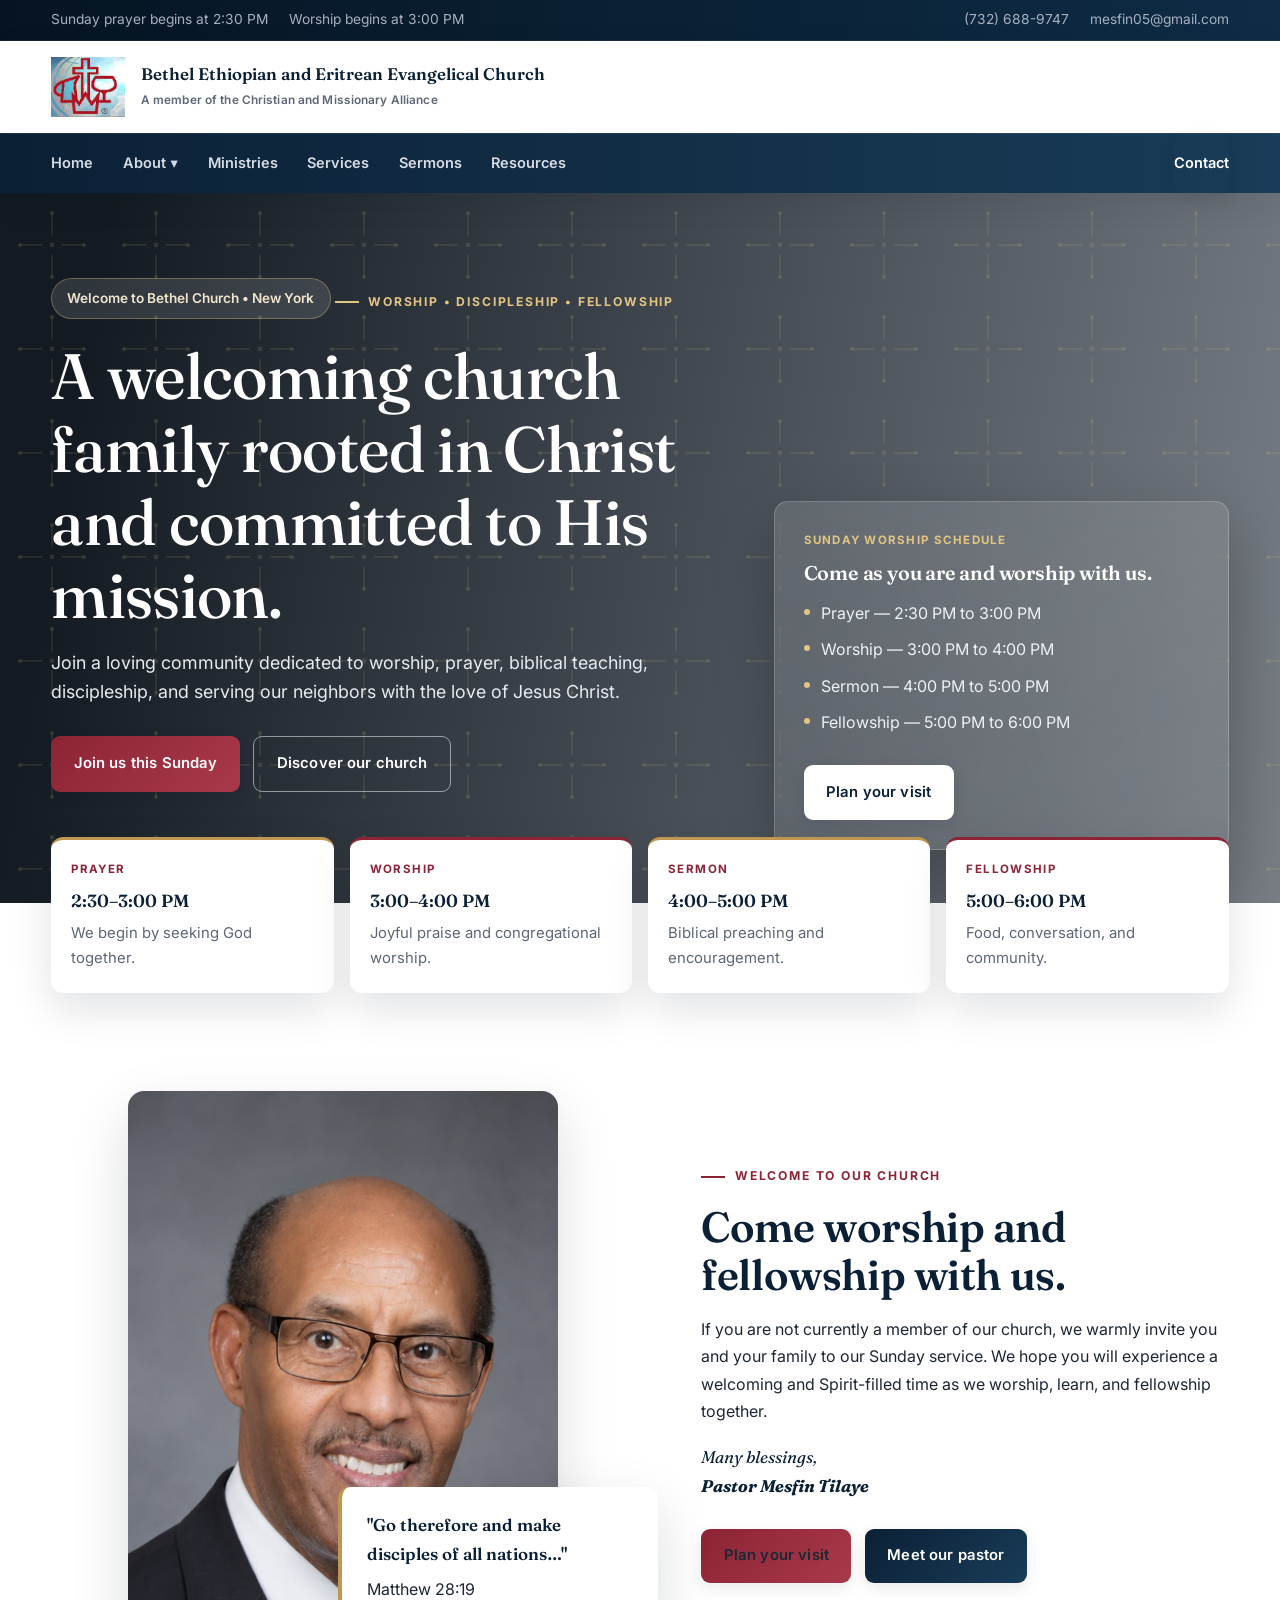
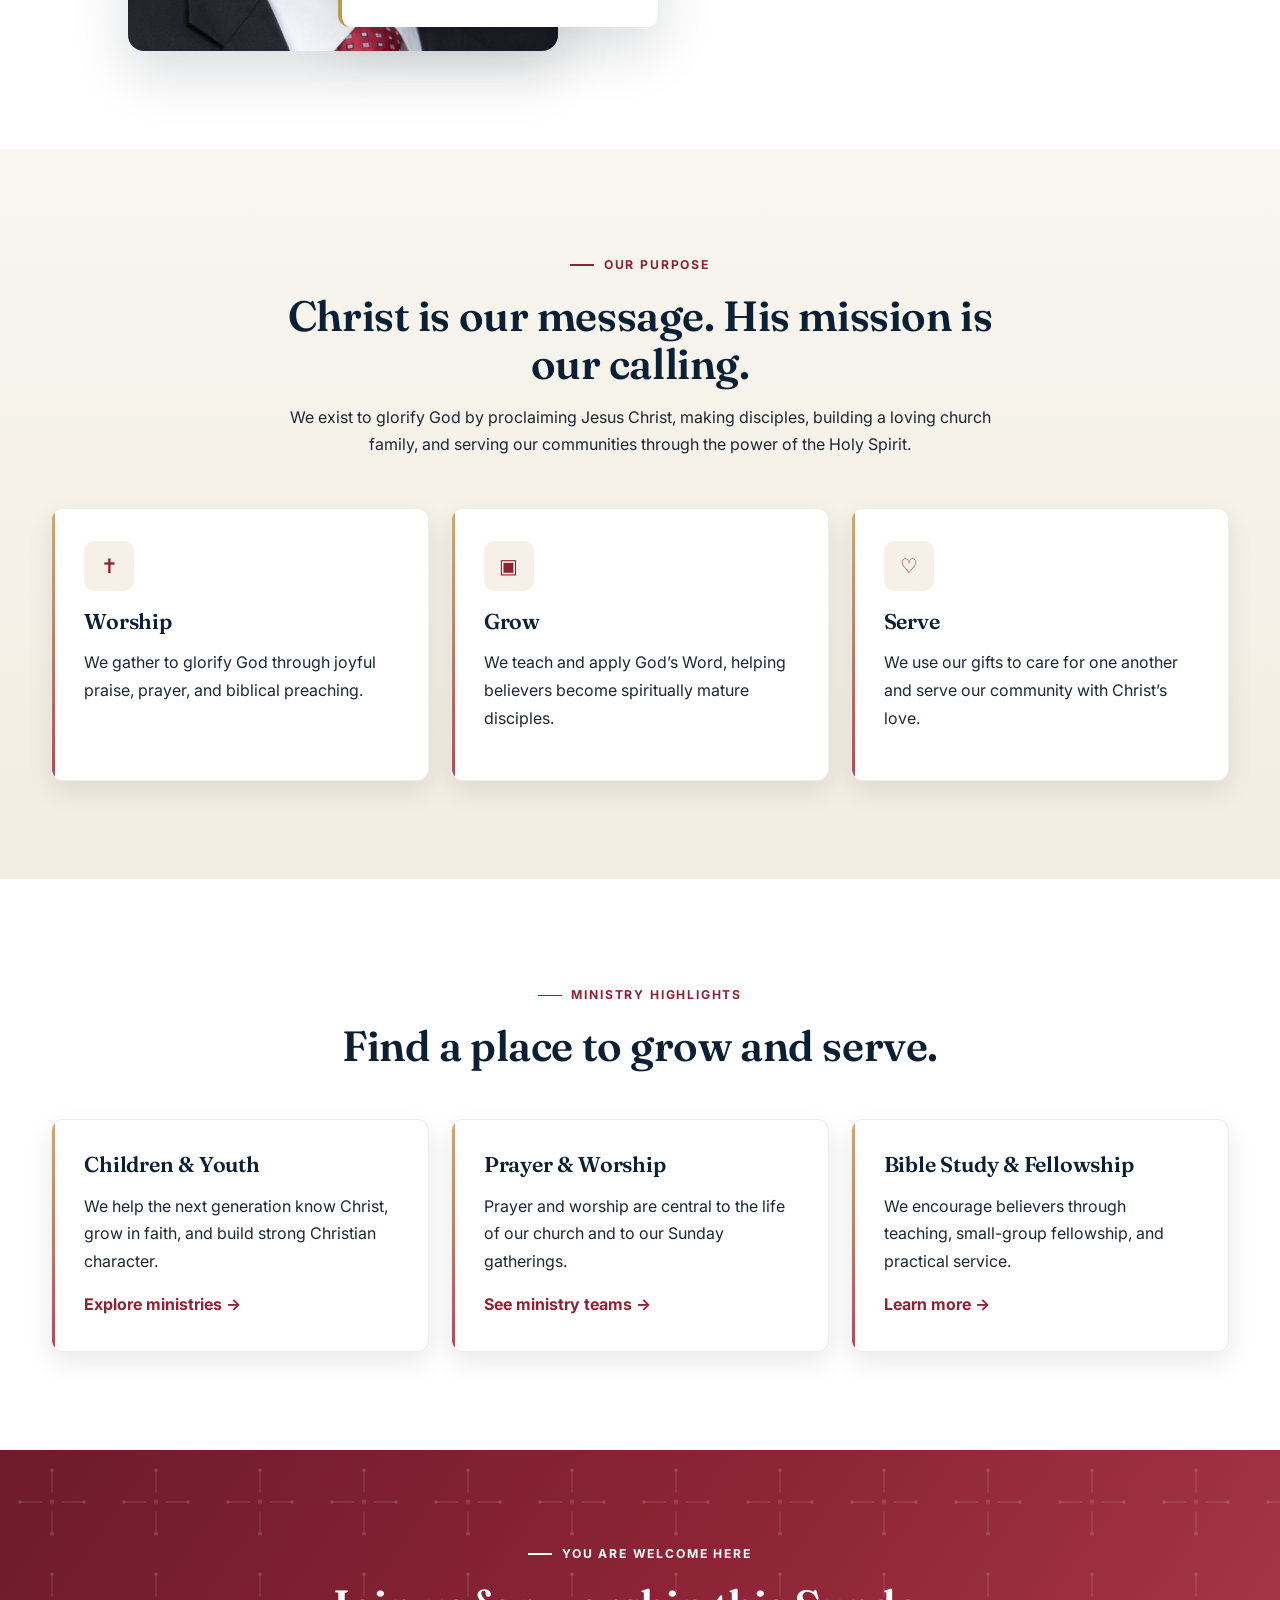
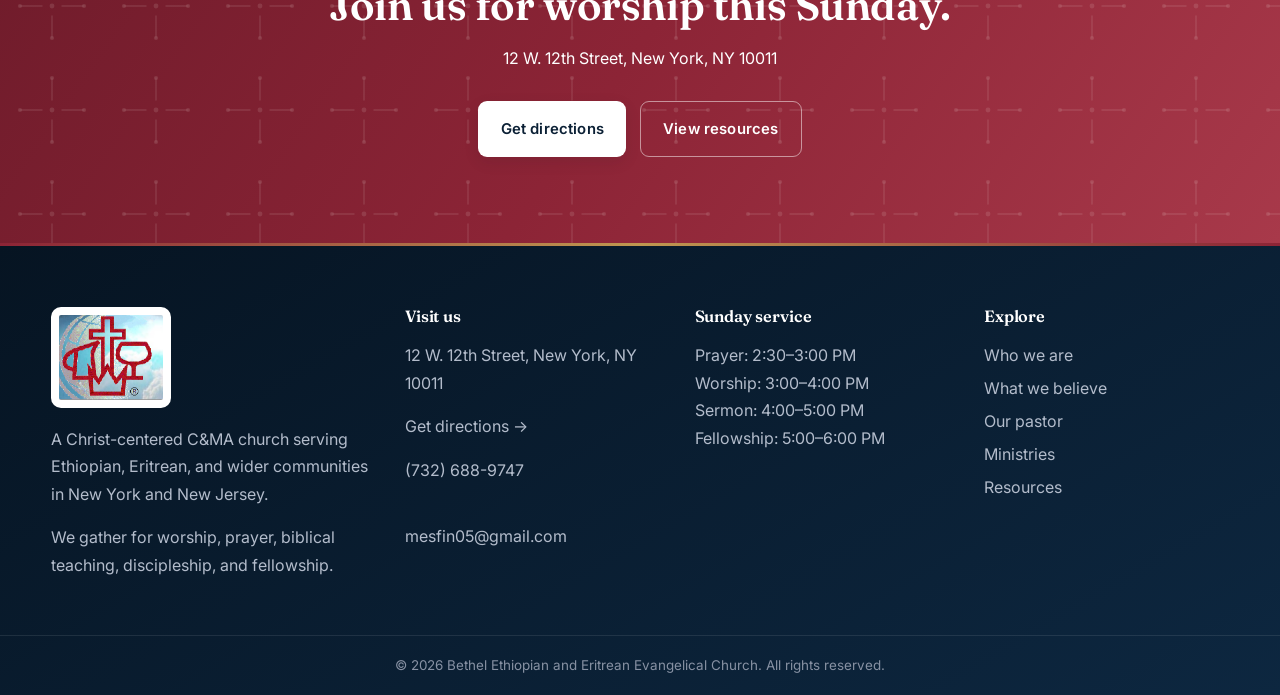
<file: index.html>
<!doctype html>
<html lang="en">
<head>
  <meta charset="utf-8">
  <meta name="viewport" content="width=device-width,initial-scale=1">
  <meta name="description" content="Join Bethel Ethiopian and Eritrean Evangelical Church for Sunday worship in New York City — prayer at 2:30 PM, worship at 3:00 PM, biblical teaching, and fellowship. A Christian and Missionary Alliance church.">
  <meta name="robots" content="index, follow">
  <link rel="canonical" href="https://www.bethelchurchnyc.org/">
  <meta name="theme-color" content="#0b2035">
  <title>Bethel Ethiopian and Eritrean Evangelical Church | New York, NY</title>

  <!-- Open Graph -->
  <meta property="og:type" content="website">
  <meta property="og:site_name" content="Bethel Ethiopian and Eritrean Evangelical Church">
  <meta property="og:title" content="Bethel Ethiopian and Eritrean Evangelical Church | New York, NY">
  <meta property="og:description" content="Join Bethel Ethiopian and Eritrean Evangelical Church for Sunday worship in New York City — prayer at 2:30 PM, worship at 3:00 PM, biblical teaching, and fellowship. A Christian and Missionary Alliance church.">
  <meta property="og:url" content="https://www.bethelchurchnyc.org/">
  <meta property="og:image" content="https://www.bethelchurchnyc.org/images/icon-512.png">
  <meta property="og:locale" content="en_US">

  <!-- Twitter Card -->
  <meta name="twitter:card" content="summary_large_image">
  <meta name="twitter:title" content="Bethel Ethiopian and Eritrean Evangelical Church | New York, NY">
  <meta name="twitter:description" content="Join Bethel Ethiopian and Eritrean Evangelical Church for Sunday worship in New York City — prayer at 2:30 PM, worship at 3:00 PM, biblical teaching, and fellowship. A Christian and Missionary Alliance church.">
  <meta name="twitter:image" content="https://www.bethelchurchnyc.org/images/icon-512.png">

  <!-- Favicons -->
  <link rel="icon" href="favicon.ico" sizes="any">
  <link rel="icon" type="image/png" sizes="32x32" href="images/favicon-32.png">
  <link rel="icon" type="image/png" sizes="16x16" href="images/favicon-16.png">
  <link rel="apple-touch-icon" sizes="180x180" href="images/apple-touch-icon.png">

  <script type="application/ld+json">
{
  "@context": "https://schema.org",
  "@type": "Church",
  "name": "Bethel Ethiopian and Eritrean Evangelical Church",
  "alternateName": "Bethel Church NYC",
  "url": "https://www.bethelchurchnyc.org/",
  "logo": "https://www.bethelchurchnyc.org/images/icon-512.png",
  "image": "https://www.bethelchurchnyc.org/images/pastor-mesfin.jpg",
  "telephone": "+1-732-688-9747",
  "email": "mailto:mesfin05@gmail.com",
  "address": {
    "@type": "PostalAddress",
    "streetAddress": "12 W. 12th Street",
    "addressLocality": "New York",
    "addressRegion": "NY",
    "postalCode": "10011",
    "addressCountry": "US"
  },
  "memberOf": {
    "@type": "Organization",
    "name": "The Christian and Missionary Alliance"
  },
  "openingHoursSpecification": [
    {
      "@type": "OpeningHoursSpecification",
      "dayOfWeek": "Sunday",
      "opens": "14:30",
      "closes": "18:00",
      "description": "Prayer, worship, sermon, and fellowship"
    }
  ]
}
  </script>
  <link rel="preconnect" href="https://fonts.googleapis.com">
  <link rel="preconnect" href="https://fonts.gstatic.com" crossorigin>
  <link href="https://fonts.googleapis.com/css2?family=Fraunces:ital,opsz,wght@0,9..144,400;0,9..144,500;0,9..144,600;0,9..144,700;1,9..144,500;1,9..144,600&family=Inter:wght@400;500;600;700;800;900&display=swap" rel="stylesheet">
  <link rel="stylesheet" href="css/style.css">
</head>
<body>
<a class="skip-link" href="#main">Skip to content</a>
<div class="topbar">
  <div class="container topbar-inner">
    <div class="topbar-left">
      <span>Sunday prayer begins at 2:30 PM</span>
      <span>Worship begins at 3:00 PM</span>
    </div>
    <div class="topbar-right">
      <a href="tel:+17326889747">(732) 688-9747</a>
      <a href="mailto:mesfin05@gmail.com">mesfin05@gmail.com</a>
    </div>
  </div>
</div>
<header class="site-header">
  <div class="container nav-wrap">
    <a class="brand" href="index.html">
      <img src="images/image1.png" width="388" height="316" alt="Bethel Ethiopian and Eritrean Evangelical Church logo">
      <span class="brand-text">
        <strong>Bethel Ethiopian and Eritrean Evangelical Church</strong>
        <small>A member of the Christian and Missionary Alliance</small>
      </span>
    </a>
    <button class="menu-toggle" aria-label="Open navigation" aria-expanded="false">☰</button>
  </div>
  <div class="nav-bar">
    <div class="container">
      <nav class="nav" aria-label="Primary navigation">
        <a href="index.html">Home</a>
        <div class="dropdown">
          <button class="dropbtn" aria-haspopup="true">About <span aria-hidden="true">▾</span></button>
          <div class="dropdown-menu">
            <a href="about.html#who-we-are">Who we are</a>
            <a href="about.html#faith">What we believe</a>
            <a href="about.html#pastor">Our pastor</a>
          </div>
        </div>
        <a href="ministries.html">Ministries</a>
        <a href="events.html">Services</a>
        <a href="sermons.html">Sermons</a>
        <a href="resources.html">Resources</a>
        <a class="nav-cta" href="contact.html">Contact</a>
      </nav>
    </div>
  </div>
</header>
<main id="main">

<section class="hero home-hero">
  <div class="container hero-content">
    <div class="hero-grid">
      <div class="hero-copy">
        <div class="hero-badge">Welcome to Bethel Church • New York</div>
        <p class="eyebrow light">Worship • Discipleship • Fellowship</p>
        <h1>A welcoming church family rooted in Christ and committed to His mission.</h1>
        <p class="lead">Join a loving community dedicated to worship, prayer, biblical teaching, discipleship, and serving our neighbors with the love of Jesus Christ.</p>
        <div class="actions">
          <a class="btn primary" href="events.html">Join us this Sunday</a>
          <a class="btn ghost" href="about.html">Discover our church</a>
        </div>
      </div>
      <aside class="hero-card">
        <small>Sunday worship schedule</small>
        <h3>Come as you are and worship with us.</h3>
        <ul>
          <li>Prayer — 2:30 PM to 3:00 PM</li>
          <li>Worship — 3:00 PM to 4:00 PM</li>
          <li>Sermon — 4:00 PM to 5:00 PM</li>
          <li>Fellowship — 5:00 PM to 6:00 PM</li>
        </ul>
        <div class="actions">
          <a class="btn light-btn" href="contact.html">Plan your visit</a>
        </div>
      </aside>
    </div>
  </div>
</section>

<section class="service-ribbon">
  <div class="container service-grid">
    <article><small>Prayer</small><strong>2:30–3:00 PM</strong><p>We begin by seeking God together.</p></article>
    <article><small>Worship</small><strong>3:00–4:00 PM</strong><p>Joyful praise and congregational worship.</p></article>
    <article><small>Sermon</small><strong>4:00–5:00 PM</strong><p>Biblical preaching and encouragement.</p></article>
    <article><small>Fellowship</small><strong>5:00–6:00 PM</strong><p>Food, conversation, and community.</p></article>
  </div>
</section>

<section class="section">
  <div class="container split">
    <div class="media-card">
      <img src="images/pastor-mesfin.jpg" width="852" height="1846" alt="Pastor Mesfin Tilaye">
      <div class="float-card">
        <strong>"Go therefore and make disciples of all nations…"</strong>
        <span>Matthew 28:19</span>
      </div>
    </div>
    <div>
      <p class="eyebrow red">Welcome to our church</p>
      <h2>Come worship and fellowship with us.</h2>
      <p>If you are not currently a member of our church, we warmly invite you and your family to our Sunday service. We hope you will experience a welcoming and Spirit-filled time as we worship, learn, and fellowship together.</p>
      <p class="signature">Many blessings,<br><strong>Pastor Mesfin Tilaye</strong></p>
      <div class="actions">
        <a class="btn primary" href="contact.html">Plan your visit</a>
        <a class="btn secondary" href="about.html#pastor">Meet our pastor</a>
      </div>
    </div>
  </div>
</section>

<section class="section soft">
  <div class="container">
    <div class="section-head">
      <p class="eyebrow red">Our purpose</p>
      <h2>Christ is our message. His mission is our calling.</h2>
      <p>We exist to glorify God by proclaiming Jesus Christ, making disciples, building a loving church family, and serving our communities through the power of the Holy Spirit.</p>
    </div>
    <div class="cards three">
      <article class="card"><div class="icon">✝</div><h3>Worship</h3><p>We gather to glorify God through joyful praise, prayer, and biblical preaching.</p></article>
      <article class="card"><div class="icon">▣</div><h3>Grow</h3><p>We teach and apply God’s Word, helping believers become spiritually mature disciples.</p></article>
      <article class="card"><div class="icon">♡</div><h3>Serve</h3><p>We use our gifts to care for one another and serve our community with Christ’s love.</p></article>
    </div>
  </div>
</section>

<section class="section">
  <div class="container">
    <div class="section-head">
      <p class="eyebrow red">Ministry highlights</p>
      <h2>Find a place to grow and serve.</h2>
    </div>
    <div class="teaser-grid">
      <article class="teaser-card"><h3>Children &amp; Youth</h3><p>We help the next generation know Christ, grow in faith, and build strong Christian character.</p><a class="text-link" href="ministries.html#m3">Explore ministries →</a></article>
      <article class="teaser-card"><h3>Prayer &amp; Worship</h3><p>Prayer and worship are central to the life of our church and to our Sunday gatherings.</p><a class="text-link" href="ministries.html#m6">See ministry teams →</a></article>
      <article class="teaser-card"><h3>Bible Study &amp; Fellowship</h3><p>We encourage believers through teaching, small-group fellowship, and practical service.</p><a class="text-link" href="ministries.html#m5">Learn more →</a></article>
    </div>
  </div>
</section>

<section class="cta">
  <div class="container">
    <p class="eyebrow">You are welcome here</p>
    <h2>Join us for worship this Sunday.</h2>
    <p>12 W. 12th Street, New York, NY 10011</p>
    <div class="actions" style="justify-content:center">
      <a class="btn light-btn" href="contact.html">Get directions</a>
      <a class="btn ghost" href="resources.html">View resources</a>
    </div>
  </div>
</section>

</main>
<footer class="footer">
  <div class="container footer-grid">
    <div>
      <img class="footer-logo" src="images/image1.png" width="388" height="316" alt="Bethel Ethiopian and Eritrean Evangelical Church logo">
      <p>A Christ-centered C&amp;MA church serving Ethiopian, Eritrean, and wider communities in New York and New Jersey.</p>
      <p>We gather for worship, prayer, biblical teaching, discipleship, and fellowship.</p>
    </div>
    <div>
      <h3>Visit us</h3>
      <p>12 W. 12th Street, New York, NY 10011</p>
      <p><a href="https://www.google.com/maps/search/?api=1&query=12+W+12th+Street+New+York+NY+10011" target="_blank" rel="noopener">Get directions →</a></p>
      <p><a href="tel:+17326889747">(732) 688-9747</a><br><a href="mailto:mesfin05@gmail.com">mesfin05@gmail.com</a></p>
    </div>
    <div>
      <h3>Sunday service</h3>
      <p>Prayer: 2:30–3:00 PM<br>Worship: 3:00–4:00 PM<br>Sermon: 4:00–5:00 PM<br>Fellowship: 5:00–6:00 PM</p>
    </div>
    <div>
      <h3>Explore</h3>
      <a href="about.html#who-we-are">Who we are</a>
      <a href="about.html#faith">What we believe</a>
      <a href="about.html#pastor">Our pastor</a>
      <a href="ministries.html">Ministries</a>
      <a href="resources.html">Resources</a>
    </div>
  </div>
  <div class="footer-bottom">© <span id="year"></span> Bethel Ethiopian and Eritrean Evangelical Church. All rights reserved.</div>
</footer>
<button class="back-top" aria-label="Back to top">↑</button>
<script src="js/main.js"></script>
</body>
</html>
</file>
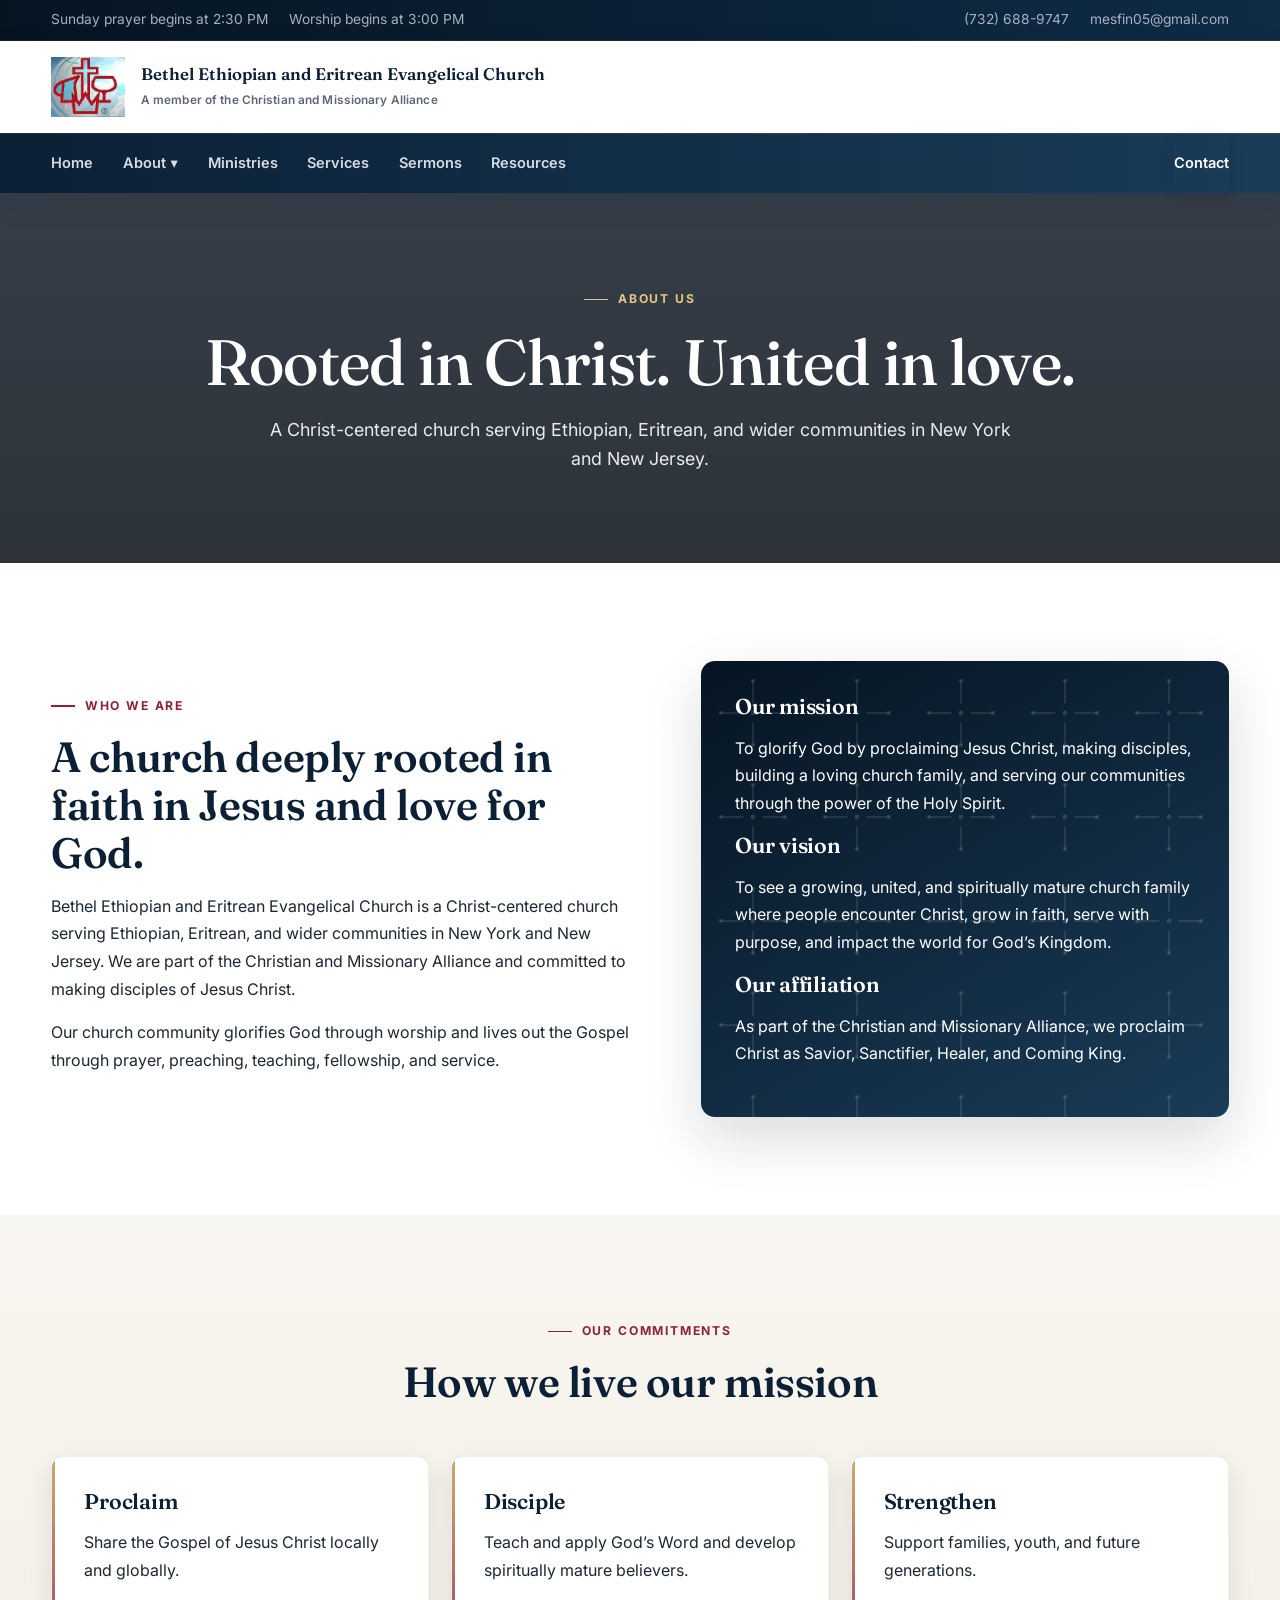
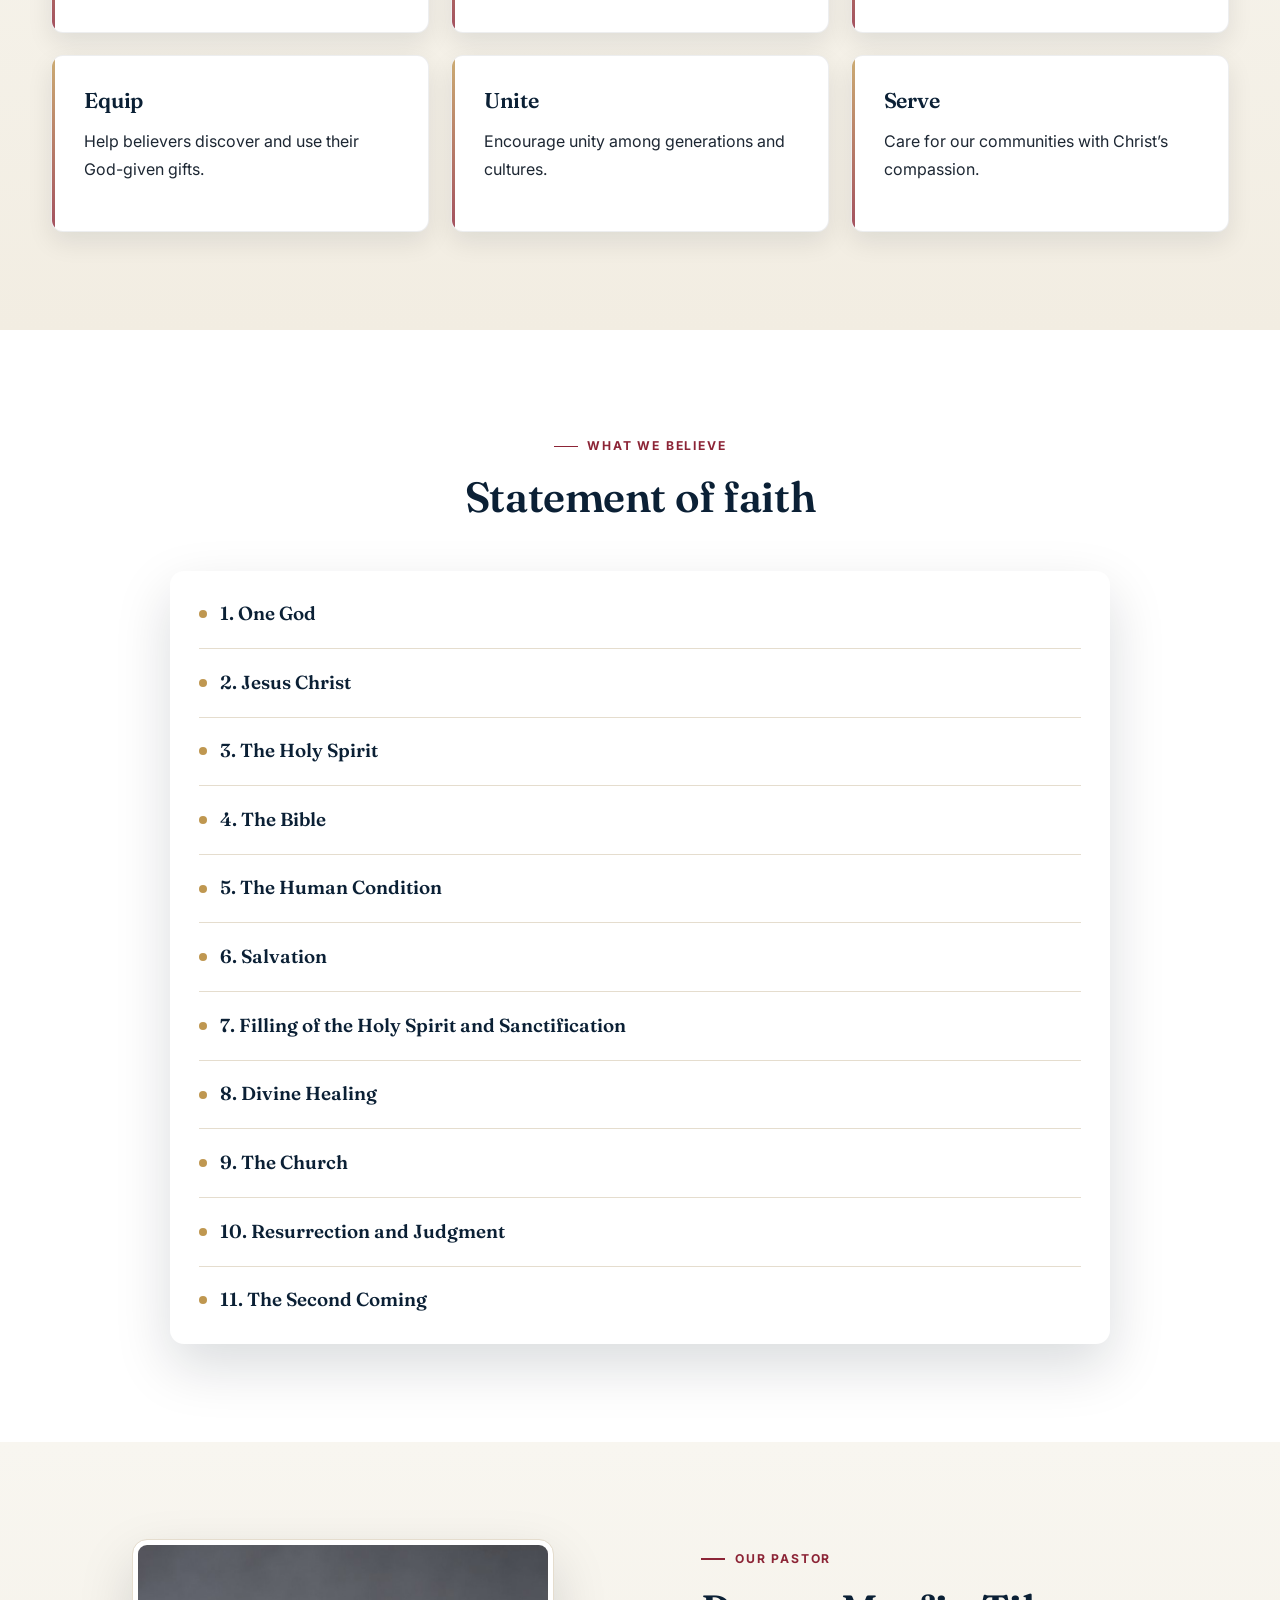
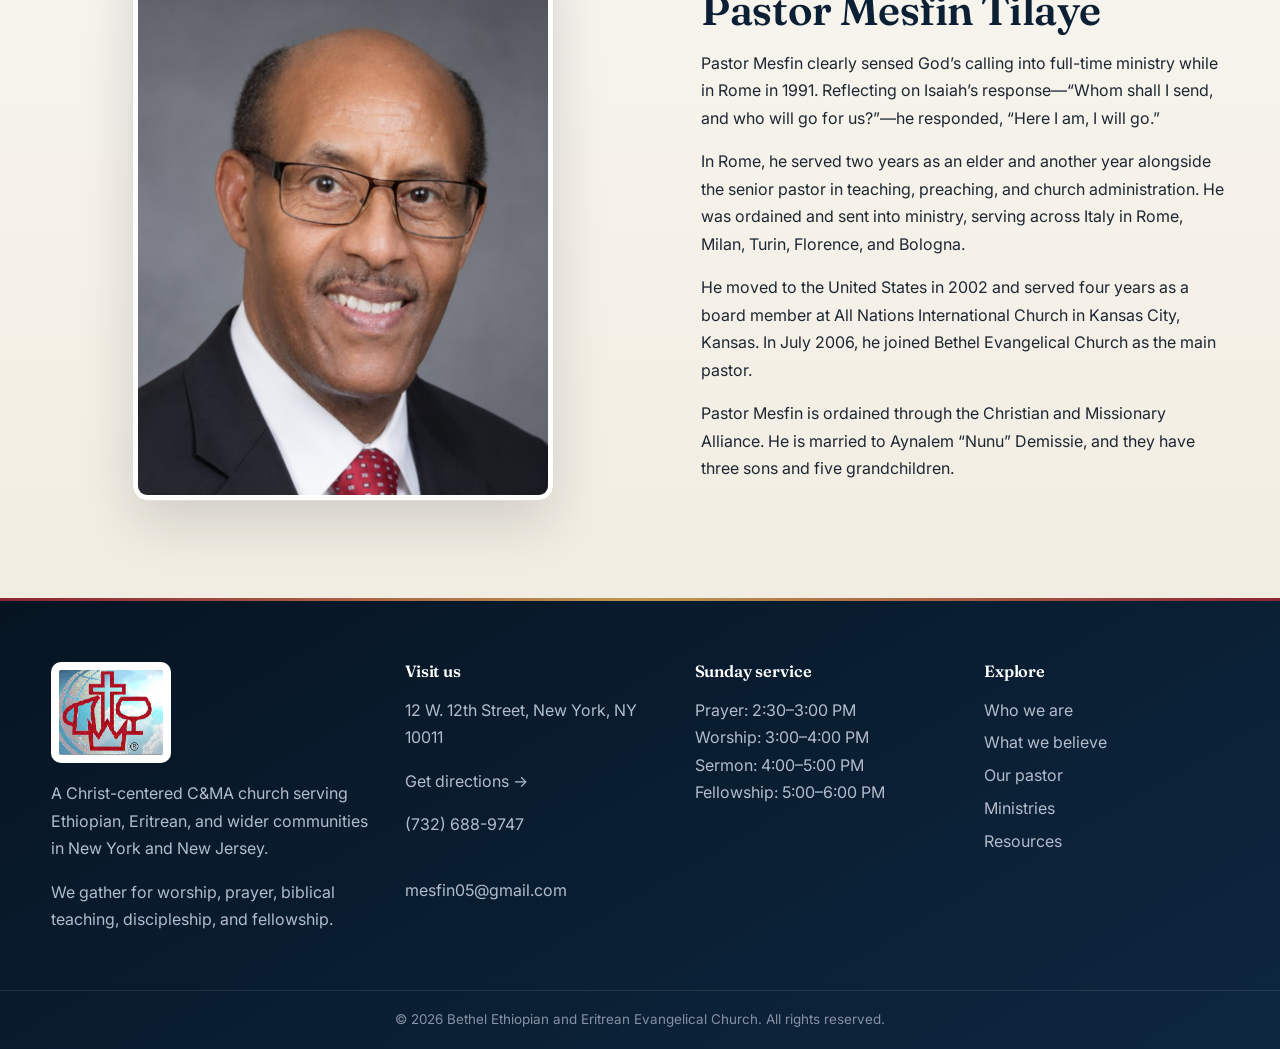
<file: about.html>
<!doctype html>
<html lang="en">
<head>
  <meta charset="utf-8">
  <meta name="viewport" content="width=device-width,initial-scale=1">
  <meta name="description" content="Learn who we are, what we believe, and meet Pastor Mesfin Tilaye at Bethel Ethiopian and Eritrean Evangelical Church, a Christian and Missionary Alliance congregation in New York City.">
  <meta name="robots" content="index, follow">
  <link rel="canonical" href="https://www.bethelchurchnyc.org/about.html">
  <meta name="theme-color" content="#0b2035">
  <title>About Us &amp; What We Believe | Bethel Ethiopian and Eritrean Evangelical Church</title>

  <!-- Open Graph -->
  <meta property="og:type" content="website">
  <meta property="og:site_name" content="Bethel Ethiopian and Eritrean Evangelical Church">
  <meta property="og:title" content="About Us &amp; What We Believe | Bethel Ethiopian and Eritrean Evangelical Church">
  <meta property="og:description" content="Learn who we are, what we believe, and meet Pastor Mesfin Tilaye at Bethel Ethiopian and Eritrean Evangelical Church, a Christian and Missionary Alliance congregation in New York City.">
  <meta property="og:url" content="https://www.bethelchurchnyc.org/about.html">
  <meta property="og:image" content="https://www.bethelchurchnyc.org/images/icon-512.png">
  <meta property="og:locale" content="en_US">

  <!-- Twitter Card -->
  <meta name="twitter:card" content="summary_large_image">
  <meta name="twitter:title" content="About Us &amp; What We Believe | Bethel Ethiopian and Eritrean Evangelical Church">
  <meta name="twitter:description" content="Learn who we are, what we believe, and meet Pastor Mesfin Tilaye at Bethel Ethiopian and Eritrean Evangelical Church, a Christian and Missionary Alliance congregation in New York City.">
  <meta name="twitter:image" content="https://www.bethelchurchnyc.org/images/icon-512.png">

  <!-- Favicons -->
  <link rel="icon" href="favicon.ico" sizes="any">
  <link rel="icon" type="image/png" sizes="32x32" href="images/favicon-32.png">
  <link rel="icon" type="image/png" sizes="16x16" href="images/favicon-16.png">
  <link rel="apple-touch-icon" sizes="180x180" href="images/apple-touch-icon.png">

  <script type="application/ld+json">
{
  "@context": "https://schema.org",
  "@type": "Church",
  "name": "Bethel Ethiopian and Eritrean Evangelical Church",
  "alternateName": "Bethel Church NYC",
  "url": "https://www.bethelchurchnyc.org/",
  "logo": "https://www.bethelchurchnyc.org/images/icon-512.png",
  "image": "https://www.bethelchurchnyc.org/images/pastor-mesfin.jpg",
  "telephone": "+1-732-688-9747",
  "email": "mailto:mesfin05@gmail.com",
  "address": {
    "@type": "PostalAddress",
    "streetAddress": "12 W. 12th Street",
    "addressLocality": "New York",
    "addressRegion": "NY",
    "postalCode": "10011",
    "addressCountry": "US"
  },
  "memberOf": {
    "@type": "Organization",
    "name": "The Christian and Missionary Alliance"
  },
  "openingHoursSpecification": [
    {
      "@type": "OpeningHoursSpecification",
      "dayOfWeek": "Sunday",
      "opens": "14:30",
      "closes": "18:00",
      "description": "Prayer, worship, sermon, and fellowship"
    }
  ]
}
  </script>
  <link rel="preconnect" href="https://fonts.googleapis.com">
  <link rel="preconnect" href="https://fonts.gstatic.com" crossorigin>
  <link href="https://fonts.googleapis.com/css2?family=Fraunces:ital,opsz,wght@0,9..144,400;0,9..144,500;0,9..144,600;0,9..144,700;1,9..144,500;1,9..144,600&family=Inter:wght@400;500;600;700;800;900&display=swap" rel="stylesheet">
  <link rel="stylesheet" href="css/style.css">
</head>
<body>
<a class="skip-link" href="#main">Skip to content</a>
<div class="topbar">
  <div class="container topbar-inner">
    <div class="topbar-left">
      <span>Sunday prayer begins at 2:30 PM</span>
      <span>Worship begins at 3:00 PM</span>
    </div>
    <div class="topbar-right">
      <a href="tel:+17326889747">(732) 688-9747</a>
      <a href="mailto:mesfin05@gmail.com">mesfin05@gmail.com</a>
    </div>
  </div>
</div>
<header class="site-header">
  <div class="container nav-wrap">
    <a class="brand" href="index.html">
      <img src="images/image1.png" width="388" height="316" alt="Bethel Ethiopian and Eritrean Evangelical Church logo">
      <span class="brand-text">
        <strong>Bethel Ethiopian and Eritrean Evangelical Church</strong>
        <small>A member of the Christian and Missionary Alliance</small>
      </span>
    </a>
    <button class="menu-toggle" aria-label="Open navigation" aria-expanded="false">☰</button>
  </div>
  <div class="nav-bar">
    <div class="container">
      <nav class="nav" aria-label="Primary navigation">
        <a href="index.html">Home</a>
        <div class="dropdown">
          <button class="dropbtn" aria-haspopup="true">About <span aria-hidden="true">▾</span></button>
          <div class="dropdown-menu">
            <a href="about.html#who-we-are">Who we are</a>
            <a href="about.html#faith">What we believe</a>
            <a href="about.html#pastor">Our pastor</a>
          </div>
        </div>
        <a href="ministries.html">Ministries</a>
        <a href="events.html">Services</a>
        <a href="sermons.html">Sermons</a>
        <a href="resources.html">Resources</a>
        <a class="nav-cta" href="contact.html">Contact</a>
      </nav>
    </div>
  </div>
</header>
<main id="main">

<section class="page-hero about-hero">
  <div class="container">
    <p class="eyebrow light">About us</p>
    <h1>Rooted in Christ. United in love.</h1>
    <p class="lead" style="margin:auto">A Christ-centered church serving Ethiopian, Eritrean, and wider communities in New York and New Jersey.</p>
  </div>
</section>

<section id="who-we-are" class="section anchor">
  <div class="container split">
    <div>
      <p class="eyebrow red">Who we are</p>
      <h2>A church deeply rooted in faith in Jesus and love for God.</h2>
      <p>Bethel Ethiopian and Eritrean Evangelical Church is a Christ-centered church serving Ethiopian, Eritrean, and wider communities in New York and New Jersey. We are part of the Christian and Missionary Alliance and committed to making disciples of Jesus Christ.</p>
      <p>Our church community glorifies God through worship and lives out the Gospel through prayer, preaching, teaching, fellowship, and service.</p>
    </div>
    <div class="highlight dark">
      <h3>Our mission</h3>
      <p>To glorify God by proclaiming Jesus Christ, making disciples, building a loving church family, and serving our communities through the power of the Holy Spirit.</p>
      <h3>Our vision</h3>
      <p>To see a growing, united, and spiritually mature church family where people encounter Christ, grow in faith, serve with purpose, and impact the world for God’s Kingdom.</p>
      <h3>Our affiliation</h3>
      <p>As part of the Christian and Missionary Alliance, we proclaim Christ as Savior, Sanctifier, Healer, and Coming King.</p>
    </div>
  </div>
</section>

<section class="section soft">
  <div class="container">
    <div class="section-head">
      <p class="eyebrow red">Our commitments</p>
      <h2>How we live our mission</h2>
    </div>
    <div class="cards three compact">
      <article class="card"><h3>Proclaim</h3><p>Share the Gospel of Jesus Christ locally and globally.</p></article>
      <article class="card"><h3>Disciple</h3><p>Teach and apply God’s Word and develop spiritually mature believers.</p></article>
      <article class="card"><h3>Strengthen</h3><p>Support families, youth, and future generations.</p></article>
      <article class="card"><h3>Equip</h3><p>Help believers discover and use their God-given gifts.</p></article>
      <article class="card"><h3>Unite</h3><p>Encourage unity among generations and cultures.</p></article>
      <article class="card"><h3>Serve</h3><p>Care for our communities with Christ’s compassion.</p></article>
    </div>
  </div>
</section>

<section id="faith" class="section anchor">
  <div class="container">
    <div class="section-head">
      <p class="eyebrow red">What we believe</p>
      <h2>Statement of faith</h2>
    </div>
    <div class="accordion">
      <details><summary>1. One God</summary><p>There is one God, infinitely perfect, existing eternally in three persons: Father, Son, and Holy Spirit. (Deuteronomy 6:4; Matthew 28:19)</p></details>
      <details><summary>2. Jesus Christ</summary><p>Jesus Christ is true God and true man. He was born of the Virgin Mary, died for our sins, rose again, is seated at the right hand of the Father, and will come again. (Philippians 2:6–11; 1 Peter 3:18)</p></details>
      <details><summary>3. The Holy Spirit</summary><p>The Holy Spirit is a divine Person who indwells believers, guides them, teaches them, and empowers them. (John 16:13; Acts 1:8)</p></details>
      <details><summary>4. The Bible</summary><p>The Bible is the inspired and true Word of God. (2 Timothy 3:15–16)</p></details>
      <details><summary>5. The Human Condition</summary><p>Human beings were created in the image of God but fell into sin. All people can be saved only through Jesus Christ. (Romans 3:23; 1 Corinthians 15:22)</p></details>
      <details><summary>6. Salvation</summary><p>Salvation is by grace through faith in Jesus Christ. (Titus 3:5–7)</p></details>
      <details><summary>7. Filling of the Holy Spirit and Sanctification</summary><p>Every believer is called to be filled with the Holy Spirit and to live a holy life. (1 Thessalonians 5:23)</p></details>
      <details><summary>8. Divine Healing</summary><p>God has provided healing for humanity. Prayer and anointing with oil are biblical expressions of faith. (James 5:13–16)</p></details>
      <details><summary>9. The Church</summary><p>The Church is the Body of Christ and is called to proclaim the Gospel to the whole world. (Ephesians 1:22–23)</p></details>
      <details><summary>10. Resurrection and Judgment</summary><p>The righteous will rise to life, and the wicked to judgment. (John 5:28–29)</p></details>
      <details><summary>11. The Second Coming</summary><p>Jesus Christ will return in glory. This is the blessed hope of believers. (Luke 21:27; Titus 2:11–14)</p></details>
    </div>
  </div>
</section>

<section id="pastor" class="section soft anchor">
  <div class="container split pastor-full">
    <img src="images/pastor-mesfin.jpg" width="852" height="1846" alt="Pastor Mesfin Tilaye">
    <div>
      <p class="eyebrow red">Our pastor</p>
      <h2>Pastor Mesfin Tilaye</h2>
      <p>Pastor Mesfin clearly sensed God’s calling into full-time ministry while in Rome in 1991. Reflecting on Isaiah’s response—“Whom shall I send, and who will go for us?”—he responded, “Here I am, I will go.”</p>
      <p>In Rome, he served two years as an elder and another year alongside the senior pastor in teaching, preaching, and church administration. He was ordained and sent into ministry, serving across Italy in Rome, Milan, Turin, Florence, and Bologna.</p>
      <p>He moved to the United States in 2002 and served four years as a board member at All Nations International Church in Kansas City, Kansas. In July 2006, he joined Bethel Evangelical Church as the main pastor.</p>
      <p>Pastor Mesfin is ordained through the Christian and Missionary Alliance. He is married to Aynalem “Nunu” Demissie, and they have three sons and five grandchildren.</p>
    </div>
  </div>
</section>

</main>
<footer class="footer">
  <div class="container footer-grid">
    <div>
      <img class="footer-logo" src="images/image1.png" width="388" height="316" alt="Bethel Ethiopian and Eritrean Evangelical Church logo">
      <p>A Christ-centered C&amp;MA church serving Ethiopian, Eritrean, and wider communities in New York and New Jersey.</p>
      <p>We gather for worship, prayer, biblical teaching, discipleship, and fellowship.</p>
    </div>
    <div>
      <h3>Visit us</h3>
      <p>12 W. 12th Street, New York, NY 10011</p>
      <p><a href="https://www.google.com/maps/search/?api=1&query=12+W+12th+Street+New+York+NY+10011" target="_blank" rel="noopener">Get directions →</a></p>
      <p><a href="tel:+17326889747">(732) 688-9747</a><br><a href="mailto:mesfin05@gmail.com">mesfin05@gmail.com</a></p>
    </div>
    <div>
      <h3>Sunday service</h3>
      <p>Prayer: 2:30–3:00 PM<br>Worship: 3:00–4:00 PM<br>Sermon: 4:00–5:00 PM<br>Fellowship: 5:00–6:00 PM</p>
    </div>
    <div>
      <h3>Explore</h3>
      <a href="about.html#who-we-are">Who we are</a>
      <a href="about.html#faith">What we believe</a>
      <a href="about.html#pastor">Our pastor</a>
      <a href="ministries.html">Ministries</a>
      <a href="resources.html">Resources</a>
    </div>
  </div>
  <div class="footer-bottom">© <span id="year"></span> Bethel Ethiopian and Eritrean Evangelical Church. All rights reserved.</div>
</footer>
<button class="back-top" aria-label="Back to top">↑</button>
<script src="js/main.js"></script>
</body>
</html>
</file>
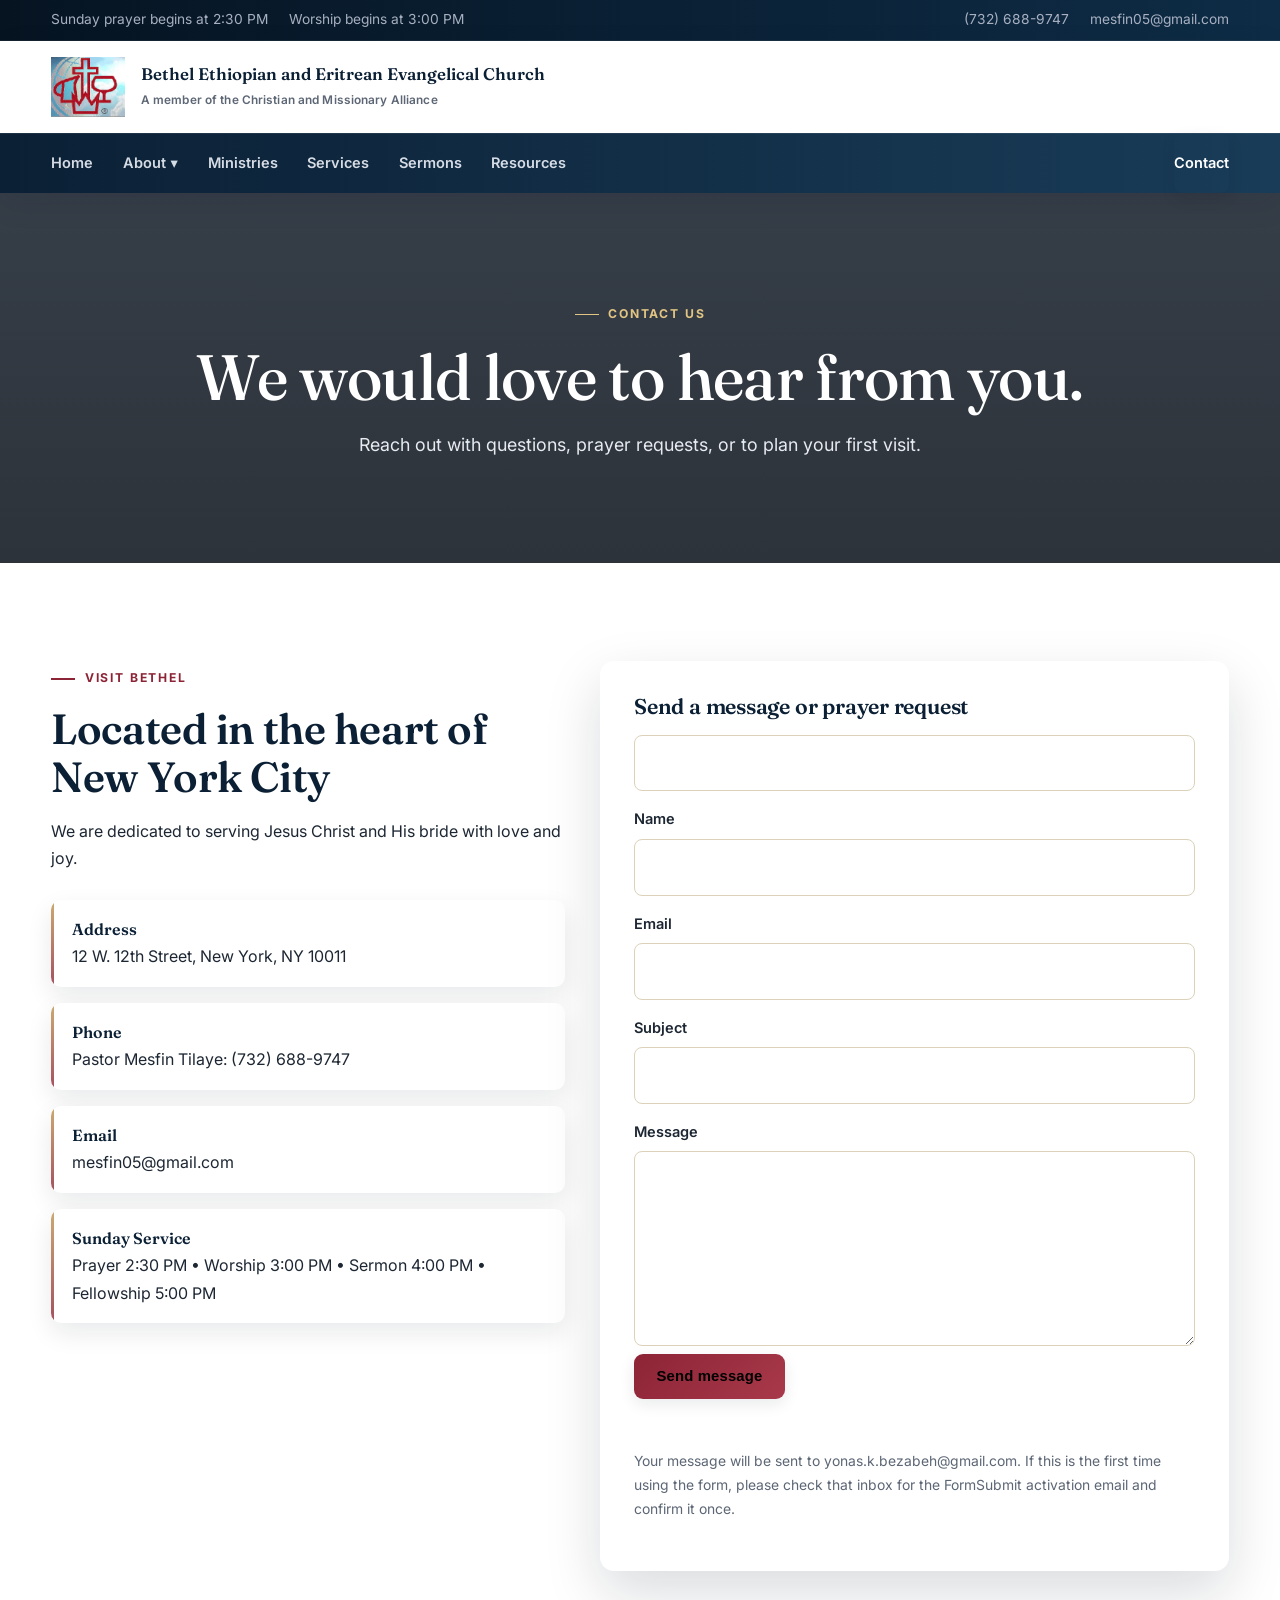
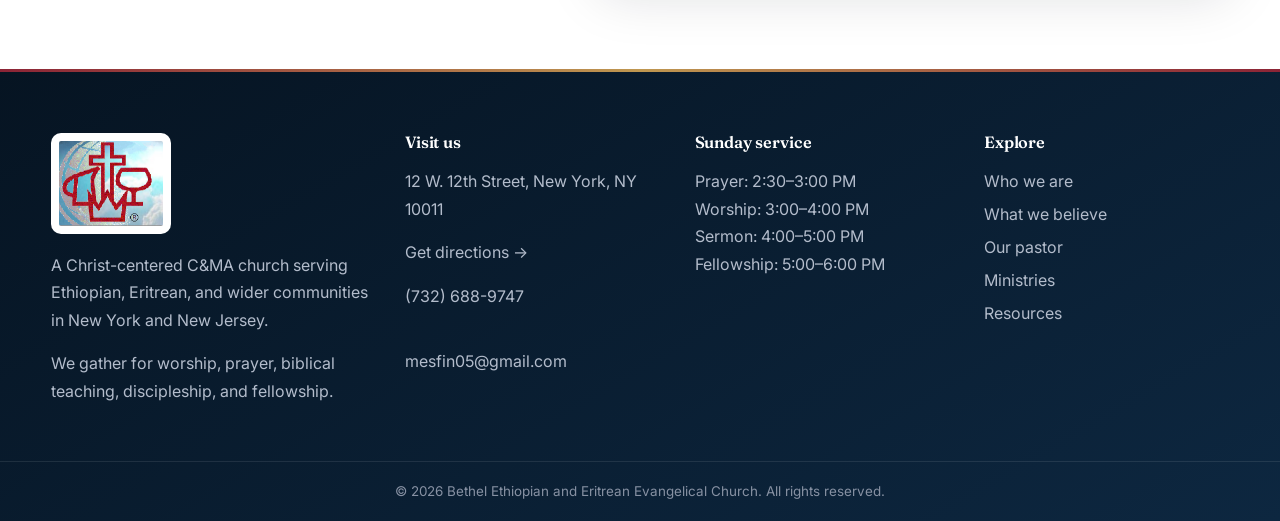
<file: contact.html>
<!doctype html>
<html lang="en">
<head>
  <meta charset="utf-8">
  <meta name="viewport" content="width=device-width,initial-scale=1">
  <meta name="description" content="Contact Bethel Ethiopian and Eritrean Evangelical Church in New York, NY. Get directions, submit a prayer request, or reach Pastor Mesfin Tilaye by phone or email.">
  <meta name="robots" content="index, follow">
  <link rel="canonical" href="https://www.bethelchurchnyc.org/contact.html">
  <meta name="theme-color" content="#0b2035">
  <title>Contact Us &amp; Prayer Requests | Bethel Ethiopian and Eritrean Evangelical Church</title>

  <!-- Open Graph -->
  <meta property="og:type" content="website">
  <meta property="og:site_name" content="Bethel Ethiopian and Eritrean Evangelical Church">
  <meta property="og:title" content="Contact Us &amp; Prayer Requests | Bethel Ethiopian and Eritrean Evangelical Church">
  <meta property="og:description" content="Contact Bethel Ethiopian and Eritrean Evangelical Church in New York, NY. Get directions, submit a prayer request, or reach Pastor Mesfin Tilaye by phone or email.">
  <meta property="og:url" content="https://www.bethelchurchnyc.org/contact.html">
  <meta property="og:image" content="https://www.bethelchurchnyc.org/images/icon-512.png">
  <meta property="og:locale" content="en_US">

  <!-- Twitter Card -->
  <meta name="twitter:card" content="summary_large_image">
  <meta name="twitter:title" content="Contact Us &amp; Prayer Requests | Bethel Ethiopian and Eritrean Evangelical Church">
  <meta name="twitter:description" content="Contact Bethel Ethiopian and Eritrean Evangelical Church in New York, NY. Get directions, submit a prayer request, or reach Pastor Mesfin Tilaye by phone or email.">
  <meta name="twitter:image" content="https://www.bethelchurchnyc.org/images/icon-512.png">

  <!-- Favicons -->
  <link rel="icon" href="favicon.ico" sizes="any">
  <link rel="icon" type="image/png" sizes="32x32" href="images/favicon-32.png">
  <link rel="icon" type="image/png" sizes="16x16" href="images/favicon-16.png">
  <link rel="apple-touch-icon" sizes="180x180" href="images/apple-touch-icon.png">

  <script type="application/ld+json">
{
  "@context": "https://schema.org",
  "@type": "Church",
  "name": "Bethel Ethiopian and Eritrean Evangelical Church",
  "alternateName": "Bethel Church NYC",
  "url": "https://www.bethelchurchnyc.org/",
  "logo": "https://www.bethelchurchnyc.org/images/icon-512.png",
  "image": "https://www.bethelchurchnyc.org/images/pastor-mesfin.jpg",
  "telephone": "+1-732-688-9747",
  "email": "mailto:mesfin05@gmail.com",
  "address": {
    "@type": "PostalAddress",
    "streetAddress": "12 W. 12th Street",
    "addressLocality": "New York",
    "addressRegion": "NY",
    "postalCode": "10011",
    "addressCountry": "US"
  },
  "memberOf": {
    "@type": "Organization",
    "name": "The Christian and Missionary Alliance"
  },
  "openingHoursSpecification": [
    {
      "@type": "OpeningHoursSpecification",
      "dayOfWeek": "Sunday",
      "opens": "14:30",
      "closes": "18:00",
      "description": "Prayer, worship, sermon, and fellowship"
    }
  ]
}
  </script>
  <link rel="preconnect" href="https://fonts.googleapis.com">
  <link rel="preconnect" href="https://fonts.gstatic.com" crossorigin>
  <link href="https://fonts.googleapis.com/css2?family=Fraunces:ital,opsz,wght@0,9..144,400;0,9..144,500;0,9..144,600;0,9..144,700;1,9..144,500;1,9..144,600&family=Inter:wght@400;500;600;700;800;900&display=swap" rel="stylesheet">
  <link rel="stylesheet" href="css/style.css">
</head>
<body>
<a class="skip-link" href="#main">Skip to content</a>
<div class="topbar">
  <div class="container topbar-inner">
    <div class="topbar-left">
      <span>Sunday prayer begins at 2:30 PM</span>
      <span>Worship begins at 3:00 PM</span>
    </div>
    <div class="topbar-right">
      <a href="tel:+17326889747">(732) 688-9747</a>
      <a href="mailto:mesfin05@gmail.com">mesfin05@gmail.com</a>
    </div>
  </div>
</div>
<header class="site-header">
  <div class="container nav-wrap">
    <a class="brand" href="index.html">
      <img src="images/image1.png" width="388" height="316" alt="Bethel Ethiopian and Eritrean Evangelical Church logo">
      <span class="brand-text">
        <strong>Bethel Ethiopian and Eritrean Evangelical Church</strong>
        <small>A member of the Christian and Missionary Alliance</small>
      </span>
    </a>
    <button class="menu-toggle" aria-label="Open navigation" aria-expanded="false">☰</button>
  </div>
  <div class="nav-bar">
    <div class="container">
      <nav class="nav" aria-label="Primary navigation">
        <a href="index.html">Home</a>
        <div class="dropdown">
          <button class="dropbtn" aria-haspopup="true">About <span aria-hidden="true">▾</span></button>
          <div class="dropdown-menu">
            <a href="about.html#who-we-are">Who we are</a>
            <a href="about.html#faith">What we believe</a>
            <a href="about.html#pastor">Our pastor</a>
          </div>
        </div>
        <a href="ministries.html">Ministries</a>
        <a href="events.html">Services</a>
        <a href="sermons.html">Sermons</a>
        <a href="resources.html">Resources</a>
        <a class="nav-cta" href="contact.html">Contact</a>
      </nav>
    </div>
  </div>
</header>
<main id="main">

<section class="page-hero contact-hero">
  <div class="container">
    <p class="eyebrow light">Contact us</p>
    <h1>We would love to hear from you.</h1>
    <p class="lead" style="margin:auto">Reach out with questions, prayer requests, or to plan your first visit.</p>
  </div>
</section>

<section class="section">
  <div class="container contact-grid">
    <div>
      <p class="eyebrow red">Visit Bethel</p>
      <h2>Located in the heart of New York City</h2>
      <p>We are dedicated to serving Jesus Christ and His bride with love and joy.</p>
      <div class="contact-list">
        <a href="https://www.google.com/maps/search/?api=1&query=12+W+12th+Street+New+York+NY+10011" target="_blank" rel="noopener"><strong>Address</strong><span>12 W. 12th Street, New York, NY 10011</span></a>
        <a href="tel:+17326889747"><strong>Phone</strong><span>Pastor Mesfin Tilaye: (732) 688-9747</span></a>
        <a href="mailto:mesfin05@gmail.com"><strong>Email</strong><span>mesfin05@gmail.com</span></a>
        <div><strong>Sunday Service</strong><span>Prayer 2:30 PM • Worship 3:00 PM • Sermon 4:00 PM • Fellowship 5:00 PM</span></div>
      </div>
    </div>
    <form class="contact-form" action="https://formsubmit.co/yonas.k.bezabeh@gmail.com" method="POST" data-contact-form>
      <h3>Send a message or prayer request</h3>

      <input type="hidden" name="_subject" value="New message from Bethel Church website">
      <input type="hidden" name="_replyto" value="">
      <input type="hidden" name="_template" value="table">
      <input type="hidden" name="_captcha" value="false">
      <input type="hidden" name="_next" value="https://www.betheleec.org/contact.html?sent=true">
      <input type="text" name="_honey" class="form-honeypot" tabindex="-1" autocomplete="off" aria-hidden="true">

      <label for="contact-name">Name</label>
      <input id="contact-name" name="name" autocomplete="name" required>

      <label for="contact-email">Email</label>
      <input id="contact-email" type="email" name="email" autocomplete="email" required>

      <label for="contact-subject">Subject</label>
      <input id="contact-subject" name="subject" autocomplete="off">

      <label for="contact-message">Message</label>
      <textarea id="contact-message" name="message" rows="6" required></textarea>

      <button class="btn primary" type="submit">Send message</button>
      <p class="form-status" role="status" aria-live="polite"></p>
      <p class="form-note">Your message will be sent to yonas.k.bezabeh@gmail.com. If this is the first time using the form, please check that inbox for the FormSubmit activation email and confirm it once.</p>
    </form>
  </div>
</section>

</main>
<footer class="footer">
  <div class="container footer-grid">
    <div>
      <img class="footer-logo" src="images/image1.png" width="388" height="316" alt="Bethel Ethiopian and Eritrean Evangelical Church logo">
      <p>A Christ-centered C&amp;MA church serving Ethiopian, Eritrean, and wider communities in New York and New Jersey.</p>
      <p>We gather for worship, prayer, biblical teaching, discipleship, and fellowship.</p>
    </div>
    <div>
      <h3>Visit us</h3>
      <p>12 W. 12th Street, New York, NY 10011</p>
      <p><a href="https://www.google.com/maps/search/?api=1&query=12+W+12th+Street+New+York+NY+10011" target="_blank" rel="noopener">Get directions →</a></p>
      <p><a href="tel:+17326889747">(732) 688-9747</a><br><a href="mailto:mesfin05@gmail.com">mesfin05@gmail.com</a></p>
    </div>
    <div>
      <h3>Sunday service</h3>
      <p>Prayer: 2:30–3:00 PM<br>Worship: 3:00–4:00 PM<br>Sermon: 4:00–5:00 PM<br>Fellowship: 5:00–6:00 PM</p>
    </div>
    <div>
      <h3>Explore</h3>
      <a href="about.html#who-we-are">Who we are</a>
      <a href="about.html#faith">What we believe</a>
      <a href="about.html#pastor">Our pastor</a>
      <a href="ministries.html">Ministries</a>
      <a href="resources.html">Resources</a>
    </div>
  </div>
  <div class="footer-bottom">© <span id="year"></span> Bethel Ethiopian and Eritrean Evangelical Church. All rights reserved.</div>
</footer>
<button class="back-top" aria-label="Back to top">↑</button>
<script src="js/main.js"></script>
</body>
</html>
</file>
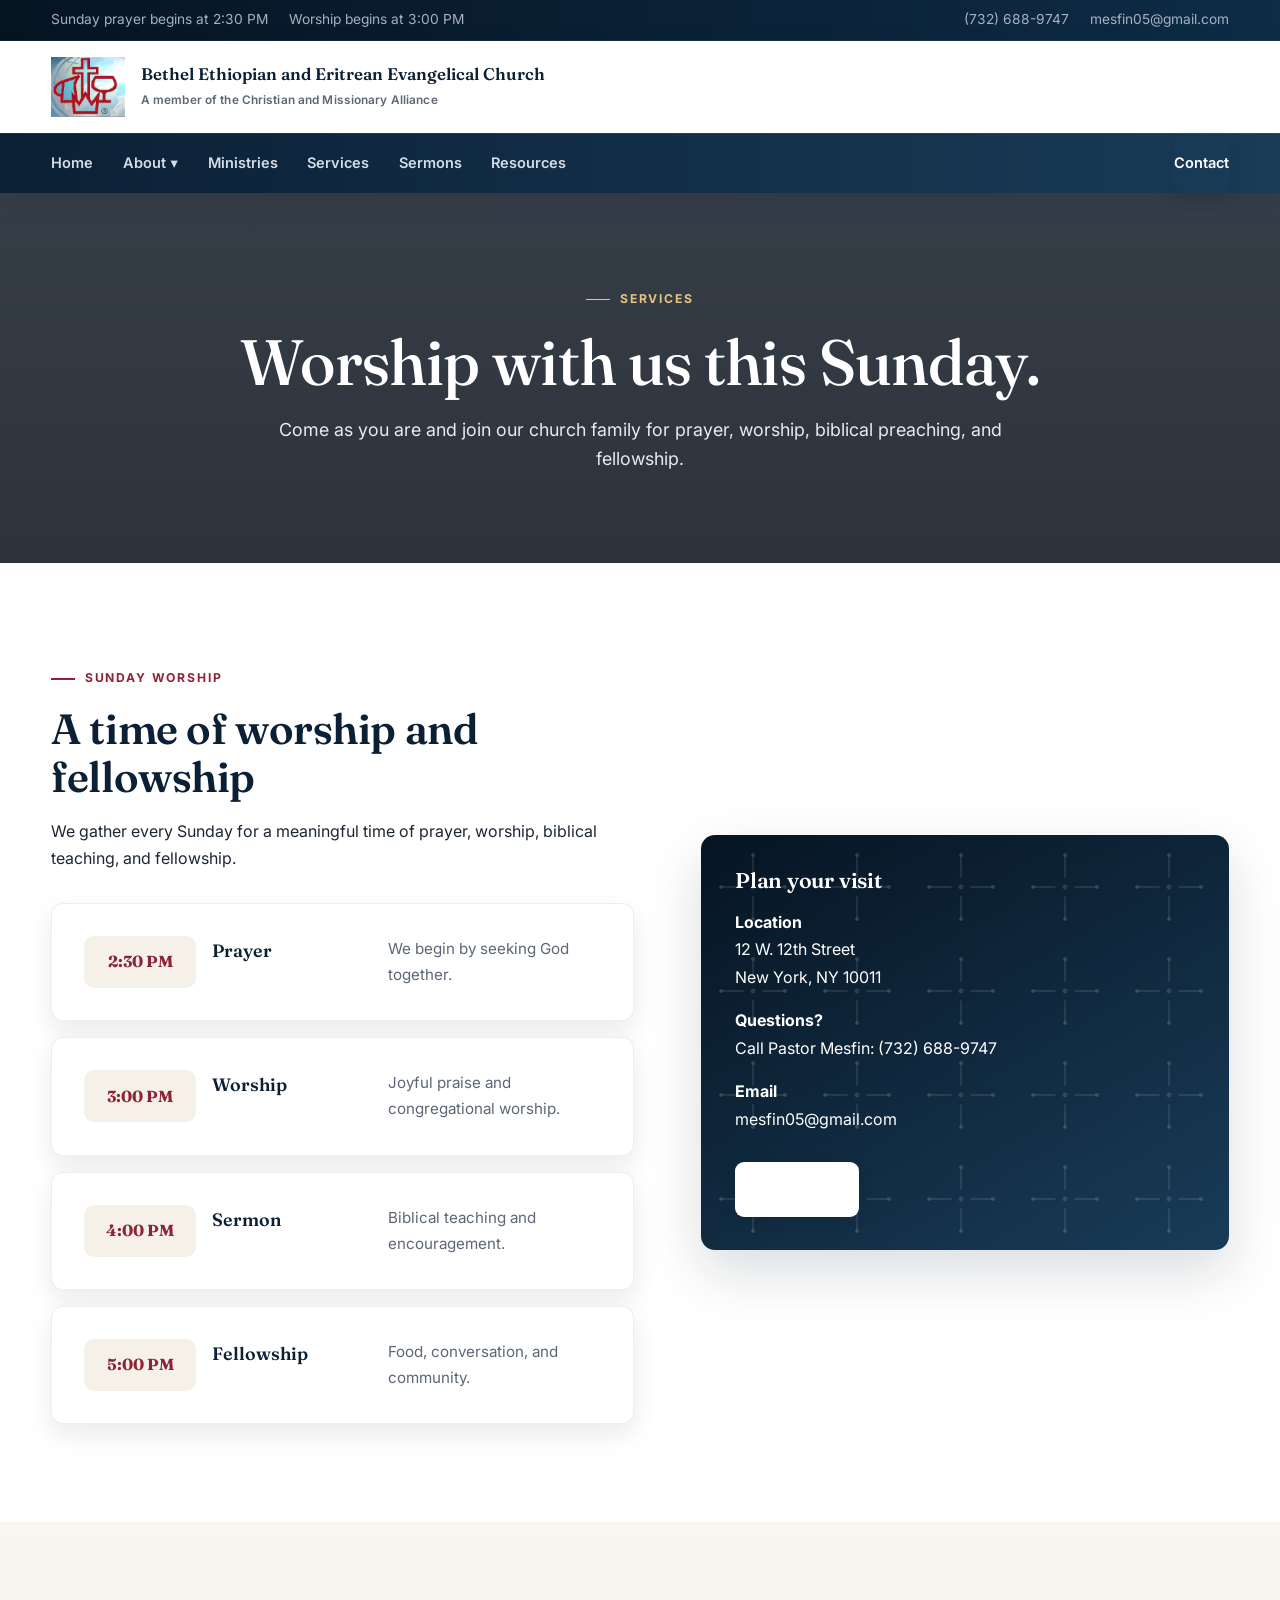
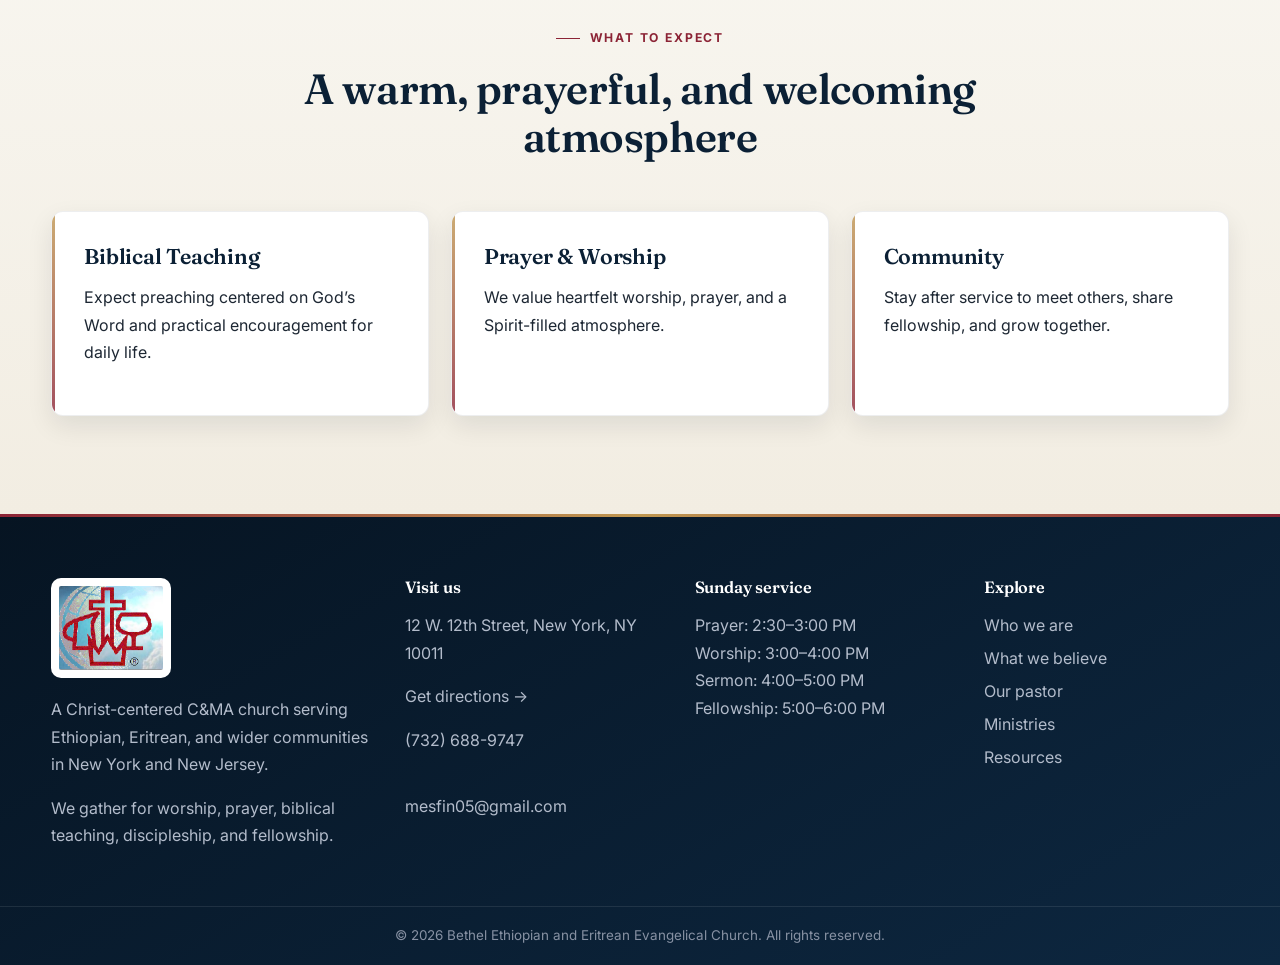
<file: events.html>
<!doctype html>
<html lang="en">
<head>
  <meta charset="utf-8">
  <meta name="viewport" content="width=device-width,initial-scale=1">
  <meta name="description" content="Plan your visit to Bethel Ethiopian and Eritrean Evangelical Church in New York, NY. Sunday prayer at 2:30 PM, worship at 3:00 PM, sermon at 4:00 PM, and fellowship at 5:00 PM.">
  <meta name="robots" content="index, follow">
  <link rel="canonical" href="https://www.bethelchurchnyc.org/events.html">
  <meta name="theme-color" content="#0b2035">
  <title>Sunday Services &amp; Events | Bethel Ethiopian and Eritrean Evangelical Church</title>

  <!-- Open Graph -->
  <meta property="og:type" content="website">
  <meta property="og:site_name" content="Bethel Ethiopian and Eritrean Evangelical Church">
  <meta property="og:title" content="Sunday Services &amp; Events | Bethel Ethiopian and Eritrean Evangelical Church">
  <meta property="og:description" content="Plan your visit to Bethel Ethiopian and Eritrean Evangelical Church in New York, NY. Sunday prayer at 2:30 PM, worship at 3:00 PM, sermon at 4:00 PM, and fellowship at 5:00 PM.">
  <meta property="og:url" content="https://www.bethelchurchnyc.org/events.html">
  <meta property="og:image" content="https://www.bethelchurchnyc.org/images/icon-512.png">
  <meta property="og:locale" content="en_US">

  <!-- Twitter Card -->
  <meta name="twitter:card" content="summary_large_image">
  <meta name="twitter:title" content="Sunday Services &amp; Events | Bethel Ethiopian and Eritrean Evangelical Church">
  <meta name="twitter:description" content="Plan your visit to Bethel Ethiopian and Eritrean Evangelical Church in New York, NY. Sunday prayer at 2:30 PM, worship at 3:00 PM, sermon at 4:00 PM, and fellowship at 5:00 PM.">
  <meta name="twitter:image" content="https://www.bethelchurchnyc.org/images/icon-512.png">

  <!-- Favicons -->
  <link rel="icon" href="favicon.ico" sizes="any">
  <link rel="icon" type="image/png" sizes="32x32" href="images/favicon-32.png">
  <link rel="icon" type="image/png" sizes="16x16" href="images/favicon-16.png">
  <link rel="apple-touch-icon" sizes="180x180" href="images/apple-touch-icon.png">

  <script type="application/ld+json">
{
  "@context": "https://schema.org",
  "@type": "Church",
  "name": "Bethel Ethiopian and Eritrean Evangelical Church",
  "alternateName": "Bethel Church NYC",
  "url": "https://www.bethelchurchnyc.org/",
  "logo": "https://www.bethelchurchnyc.org/images/icon-512.png",
  "image": "https://www.bethelchurchnyc.org/images/pastor-mesfin.jpg",
  "telephone": "+1-732-688-9747",
  "email": "mailto:mesfin05@gmail.com",
  "address": {
    "@type": "PostalAddress",
    "streetAddress": "12 W. 12th Street",
    "addressLocality": "New York",
    "addressRegion": "NY",
    "postalCode": "10011",
    "addressCountry": "US"
  },
  "memberOf": {
    "@type": "Organization",
    "name": "The Christian and Missionary Alliance"
  },
  "openingHoursSpecification": [
    {
      "@type": "OpeningHoursSpecification",
      "dayOfWeek": "Sunday",
      "opens": "14:30",
      "closes": "18:00",
      "description": "Prayer, worship, sermon, and fellowship"
    }
  ]
}
  </script>
  <link rel="preconnect" href="https://fonts.googleapis.com">
  <link rel="preconnect" href="https://fonts.gstatic.com" crossorigin>
  <link href="https://fonts.googleapis.com/css2?family=Fraunces:ital,opsz,wght@0,9..144,400;0,9..144,500;0,9..144,600;0,9..144,700;1,9..144,500;1,9..144,600&family=Inter:wght@400;500;600;700;800;900&display=swap" rel="stylesheet">
  <link rel="stylesheet" href="css/style.css">
</head>
<body>
<a class="skip-link" href="#main">Skip to content</a>
<div class="topbar">
  <div class="container topbar-inner">
    <div class="topbar-left">
      <span>Sunday prayer begins at 2:30 PM</span>
      <span>Worship begins at 3:00 PM</span>
    </div>
    <div class="topbar-right">
      <a href="tel:+17326889747">(732) 688-9747</a>
      <a href="mailto:mesfin05@gmail.com">mesfin05@gmail.com</a>
    </div>
  </div>
</div>
<header class="site-header">
  <div class="container nav-wrap">
    <a class="brand" href="index.html">
      <img src="images/image1.png" width="388" height="316" alt="Bethel Ethiopian and Eritrean Evangelical Church logo">
      <span class="brand-text">
        <strong>Bethel Ethiopian and Eritrean Evangelical Church</strong>
        <small>A member of the Christian and Missionary Alliance</small>
      </span>
    </a>
    <button class="menu-toggle" aria-label="Open navigation" aria-expanded="false">☰</button>
  </div>
  <div class="nav-bar">
    <div class="container">
      <nav class="nav" aria-label="Primary navigation">
        <a href="index.html">Home</a>
        <div class="dropdown">
          <button class="dropbtn" aria-haspopup="true">About <span aria-hidden="true">▾</span></button>
          <div class="dropdown-menu">
            <a href="about.html#who-we-are">Who we are</a>
            <a href="about.html#faith">What we believe</a>
            <a href="about.html#pastor">Our pastor</a>
          </div>
        </div>
        <a href="ministries.html">Ministries</a>
        <a href="events.html">Services</a>
        <a href="sermons.html">Sermons</a>
        <a href="resources.html">Resources</a>
        <a class="nav-cta" href="contact.html">Contact</a>
      </nav>
    </div>
  </div>
</header>
<main id="main">

<section class="page-hero services-hero">
  <div class="container">
    <p class="eyebrow light">Services</p>
    <h1>Worship with us this Sunday.</h1>
    <p class="lead" style="margin:auto">Come as you are and join our church family for prayer, worship, biblical preaching, and fellowship.</p>
  </div>
</section>

<section class="section">
  <div class="container split">
    <div>
      <p class="eyebrow red">Sunday worship</p>
      <h2>A time of worship and fellowship</h2>
      <p>We gather every Sunday for a meaningful time of prayer, worship, biblical teaching, and fellowship.</p>
      <div class="schedule">
        <div class="schedule-card"><span>2:30 PM</span><div><strong>Prayer</strong></div><small>We begin by seeking God together.</small></div>
        <div class="schedule-card"><span>3:00 PM</span><div><strong>Worship</strong></div><small>Joyful praise and congregational worship.</small></div>
        <div class="schedule-card"><span>4:00 PM</span><div><strong>Sermon</strong></div><small>Biblical teaching and encouragement.</small></div>
        <div class="schedule-card"><span>5:00 PM</span><div><strong>Fellowship</strong></div><small>Food, conversation, and community.</small></div>
      </div>
    </div>
    <div class="visit-card dark">
      <h3>Plan your visit</h3>
      <p><strong>Location</strong><br>12 W. 12th Street<br>New York, NY 10011</p>
      <p><strong>Questions?</strong><br><a href="tel:+17326889747">Call Pastor Mesfin: (732) 688-9747</a></p>
      <p><strong>Email</strong><br><a href="mailto:mesfin05@gmail.com">mesfin05@gmail.com</a></p>
      <div class="actions">
        <a class="btn light-btn" href="contact.html">Contact us</a>
      </div>
    </div>
  </div>
</section>

<section class="section soft">
  <div class="container">
    <div class="section-head">
      <p class="eyebrow red">What to expect</p>
      <h2>A warm, prayerful, and welcoming atmosphere</h2>
    </div>
    <div class="cards three">
      <article class="card"><h3>Biblical Teaching</h3><p>Expect preaching centered on God’s Word and practical encouragement for daily life.</p></article>
      <article class="card"><h3>Prayer &amp; Worship</h3><p>We value heartfelt worship, prayer, and a Spirit-filled atmosphere.</p></article>
      <article class="card"><h3>Community</h3><p>Stay after service to meet others, share fellowship, and grow together.</p></article>
    </div>
  </div>
</section>

</main>
<footer class="footer">
  <div class="container footer-grid">
    <div>
      <img class="footer-logo" src="images/image1.png" width="388" height="316" alt="Bethel Ethiopian and Eritrean Evangelical Church logo">
      <p>A Christ-centered C&amp;MA church serving Ethiopian, Eritrean, and wider communities in New York and New Jersey.</p>
      <p>We gather for worship, prayer, biblical teaching, discipleship, and fellowship.</p>
    </div>
    <div>
      <h3>Visit us</h3>
      <p>12 W. 12th Street, New York, NY 10011</p>
      <p><a href="https://www.google.com/maps/search/?api=1&query=12+W+12th+Street+New+York+NY+10011" target="_blank" rel="noopener">Get directions →</a></p>
      <p><a href="tel:+17326889747">(732) 688-9747</a><br><a href="mailto:mesfin05@gmail.com">mesfin05@gmail.com</a></p>
    </div>
    <div>
      <h3>Sunday service</h3>
      <p>Prayer: 2:30–3:00 PM<br>Worship: 3:00–4:00 PM<br>Sermon: 4:00–5:00 PM<br>Fellowship: 5:00–6:00 PM</p>
    </div>
    <div>
      <h3>Explore</h3>
      <a href="about.html#who-we-are">Who we are</a>
      <a href="about.html#faith">What we believe</a>
      <a href="about.html#pastor">Our pastor</a>
      <a href="ministries.html">Ministries</a>
      <a href="resources.html">Resources</a>
    </div>
  </div>
  <div class="footer-bottom">© <span id="year"></span> Bethel Ethiopian and Eritrean Evangelical Church. All rights reserved.</div>
</footer>
<button class="back-top" aria-label="Back to top">↑</button>
<script src="js/main.js"></script>
</body>
</html>
</file>
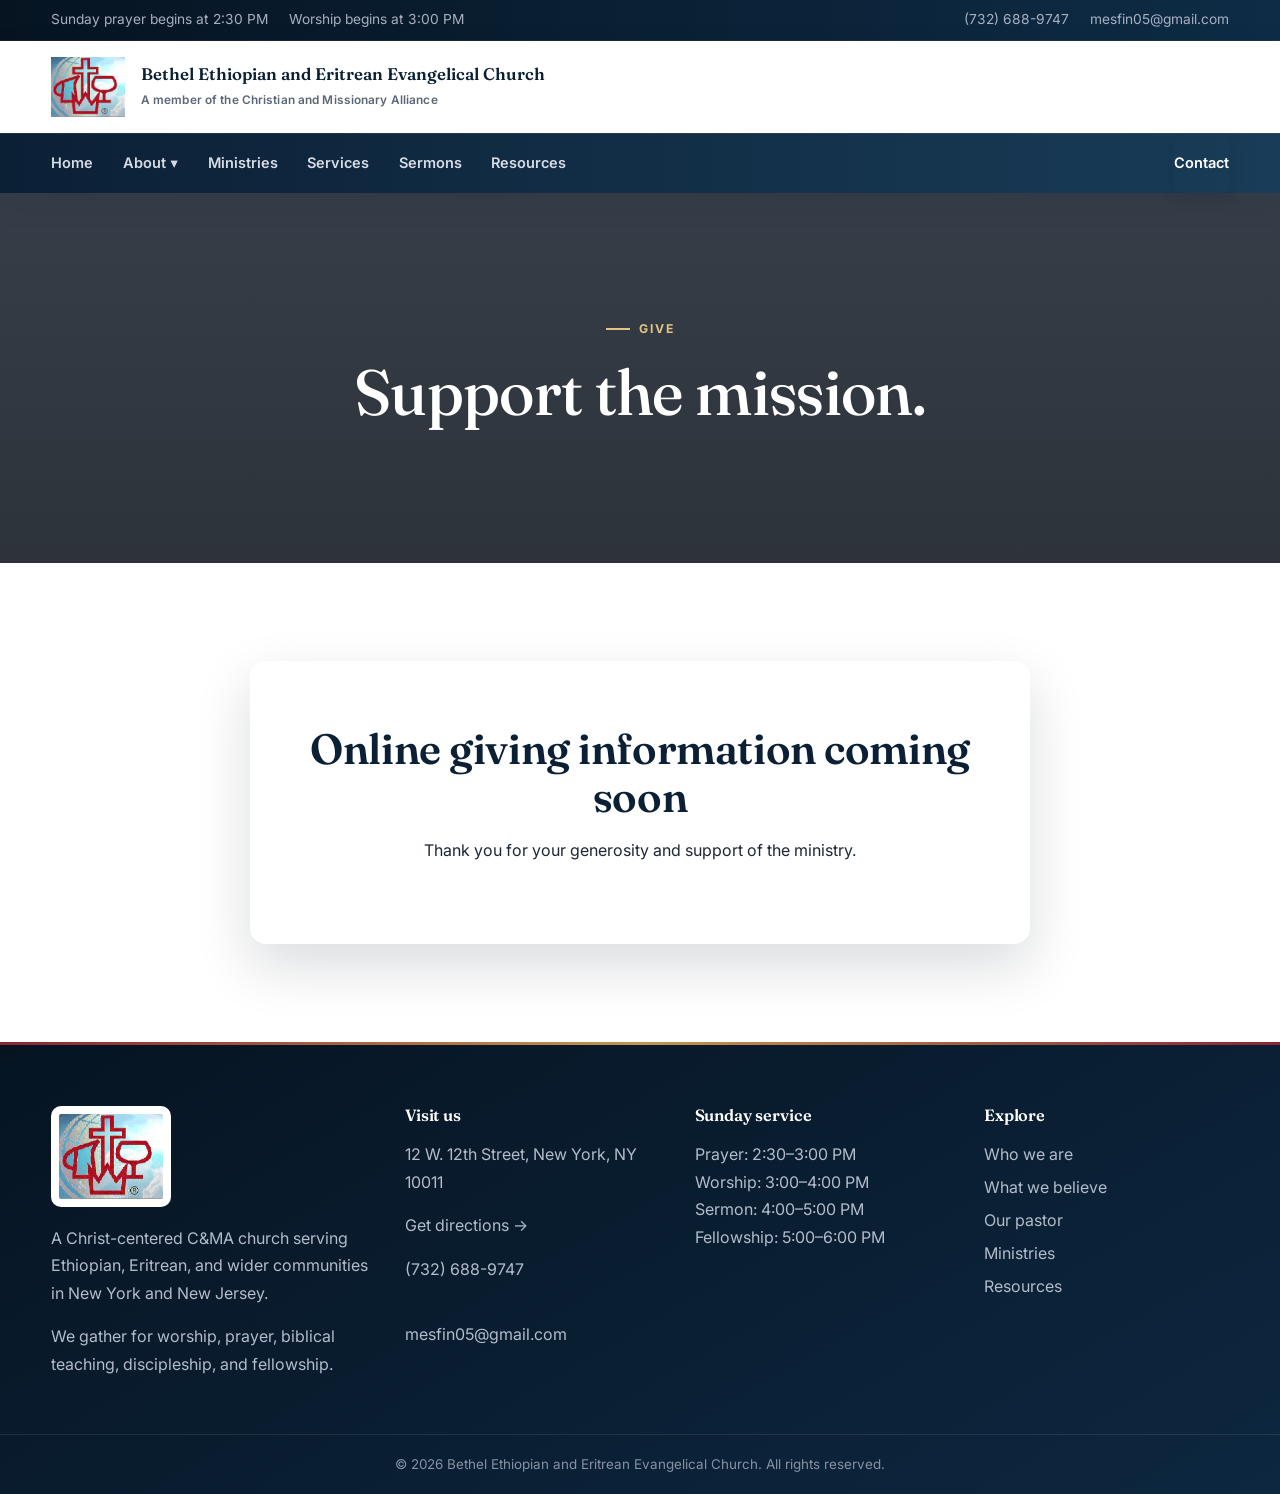
<file: give.html>
<!doctype html>
<html lang="en">
<head>
  <meta charset="utf-8">
  <meta name="viewport" content="width=device-width,initial-scale=1">
  <meta name="description" content="Support the mission of Bethel Ethiopian and Eritrean Evangelical Church in New York, NY. Learn how your giving fuels worship, discipleship, and community outreach.">
  <meta name="robots" content="index, follow">
  <link rel="canonical" href="https://www.bethelchurchnyc.org/give.html">
  <meta name="theme-color" content="#0b2035">
  <title>Give | Support the Mission of Bethel Ethiopian and Eritrean Evangelical Church</title>

  <!-- Open Graph -->
  <meta property="og:type" content="website">
  <meta property="og:site_name" content="Bethel Ethiopian and Eritrean Evangelical Church">
  <meta property="og:title" content="Give | Support the Mission of Bethel Ethiopian and Eritrean Evangelical Church">
  <meta property="og:description" content="Support the mission of Bethel Ethiopian and Eritrean Evangelical Church in New York, NY. Learn how your giving fuels worship, discipleship, and community outreach.">
  <meta property="og:url" content="https://www.bethelchurchnyc.org/give.html">
  <meta property="og:image" content="https://www.bethelchurchnyc.org/images/icon-512.png">
  <meta property="og:locale" content="en_US">

  <!-- Twitter Card -->
  <meta name="twitter:card" content="summary_large_image">
  <meta name="twitter:title" content="Give | Support the Mission of Bethel Ethiopian and Eritrean Evangelical Church">
  <meta name="twitter:description" content="Support the mission of Bethel Ethiopian and Eritrean Evangelical Church in New York, NY. Learn how your giving fuels worship, discipleship, and community outreach.">
  <meta name="twitter:image" content="https://www.bethelchurchnyc.org/images/icon-512.png">

  <!-- Favicons -->
  <link rel="icon" href="favicon.ico" sizes="any">
  <link rel="icon" type="image/png" sizes="32x32" href="images/favicon-32.png">
  <link rel="icon" type="image/png" sizes="16x16" href="images/favicon-16.png">
  <link rel="apple-touch-icon" sizes="180x180" href="images/apple-touch-icon.png">

  <script type="application/ld+json">
{
  "@context": "https://schema.org",
  "@type": "Church",
  "name": "Bethel Ethiopian and Eritrean Evangelical Church",
  "alternateName": "Bethel Church NYC",
  "url": "https://www.bethelchurchnyc.org/",
  "logo": "https://www.bethelchurchnyc.org/images/icon-512.png",
  "image": "https://www.bethelchurchnyc.org/images/pastor-mesfin.jpg",
  "telephone": "+1-732-688-9747",
  "email": "mailto:mesfin05@gmail.com",
  "address": {
    "@type": "PostalAddress",
    "streetAddress": "12 W. 12th Street",
    "addressLocality": "New York",
    "addressRegion": "NY",
    "postalCode": "10011",
    "addressCountry": "US"
  },
  "memberOf": {
    "@type": "Organization",
    "name": "The Christian and Missionary Alliance"
  },
  "openingHoursSpecification": [
    {
      "@type": "OpeningHoursSpecification",
      "dayOfWeek": "Sunday",
      "opens": "14:30",
      "closes": "18:00",
      "description": "Prayer, worship, sermon, and fellowship"
    }
  ]
}
  </script>
  <link rel="preconnect" href="https://fonts.googleapis.com">
  <link rel="preconnect" href="https://fonts.gstatic.com" crossorigin>
  <link href="https://fonts.googleapis.com/css2?family=Fraunces:ital,opsz,wght@0,9..144,400;0,9..144,500;0,9..144,600;0,9..144,700;1,9..144,500;1,9..144,600&family=Inter:wght@400;500;600;700;800;900&display=swap" rel="stylesheet">
  <link rel="stylesheet" href="css/style.css">
</head>
<body>
<a class="skip-link" href="#main">Skip to content</a>
<div class="topbar">
  <div class="container topbar-inner">
    <div class="topbar-left">
      <span>Sunday prayer begins at 2:30 PM</span>
      <span>Worship begins at 3:00 PM</span>
    </div>
    <div class="topbar-right">
      <a href="tel:+17326889747">(732) 688-9747</a>
      <a href="mailto:mesfin05@gmail.com">mesfin05@gmail.com</a>
    </div>
  </div>
</div>
<header class="site-header">
  <div class="container nav-wrap">
    <a class="brand" href="index.html">
      <img src="images/image1.png" width="388" height="316" alt="Bethel Ethiopian and Eritrean Evangelical Church logo">
      <span class="brand-text">
        <strong>Bethel Ethiopian and Eritrean Evangelical Church</strong>
        <small>A member of the Christian and Missionary Alliance</small>
      </span>
    </a>
    <button class="menu-toggle" aria-label="Open navigation" aria-expanded="false">☰</button>
  </div>
  <div class="nav-bar">
    <div class="container">
      <nav class="nav" aria-label="Primary navigation">
        <a href="index.html">Home</a>
        <div class="dropdown">
          <button class="dropbtn" aria-haspopup="true">About <span aria-hidden="true">▾</span></button>
          <div class="dropdown-menu">
            <a href="about.html#who-we-are">Who we are</a>
            <a href="about.html#faith">What we believe</a>
            <a href="about.html#pastor">Our pastor</a>
          </div>
        </div>
        <a href="ministries.html">Ministries</a>
        <a href="events.html">Services</a>
        <a href="sermons.html">Sermons</a>
        <a href="resources.html">Resources</a>
        <a class="nav-cta" href="contact.html">Contact</a>
      </nav>
    </div>
  </div>
</header>
<main id="main">

<section class="page-hero services-hero">
  <div class="container">
    <p class="eyebrow light">Give</p>
    <h1>Support the mission.</h1>
  </div>
</section>
<section class="section"><div class="container"><div class="empty-state"><h2>Online giving information coming soon</h2><p>Thank you for your generosity and support of the ministry.</p></div></div></section>

</main>
<footer class="footer">
  <div class="container footer-grid">
    <div>
      <img class="footer-logo" src="images/image1.png" width="388" height="316" alt="Bethel Ethiopian and Eritrean Evangelical Church logo">
      <p>A Christ-centered C&amp;MA church serving Ethiopian, Eritrean, and wider communities in New York and New Jersey.</p>
      <p>We gather for worship, prayer, biblical teaching, discipleship, and fellowship.</p>
    </div>
    <div>
      <h3>Visit us</h3>
      <p>12 W. 12th Street, New York, NY 10011</p>
      <p><a href="https://www.google.com/maps/search/?api=1&query=12+W+12th+Street+New+York+NY+10011" target="_blank" rel="noopener">Get directions →</a></p>
      <p><a href="tel:+17326889747">(732) 688-9747</a><br><a href="mailto:mesfin05@gmail.com">mesfin05@gmail.com</a></p>
    </div>
    <div>
      <h3>Sunday service</h3>
      <p>Prayer: 2:30–3:00 PM<br>Worship: 3:00–4:00 PM<br>Sermon: 4:00–5:00 PM<br>Fellowship: 5:00–6:00 PM</p>
    </div>
    <div>
      <h3>Explore</h3>
      <a href="about.html#who-we-are">Who we are</a>
      <a href="about.html#faith">What we believe</a>
      <a href="about.html#pastor">Our pastor</a>
      <a href="ministries.html">Ministries</a>
      <a href="resources.html">Resources</a>
    </div>
  </div>
  <div class="footer-bottom">© <span id="year"></span> Bethel Ethiopian and Eritrean Evangelical Church. All rights reserved.</div>
</footer>
<button class="back-top" aria-label="Back to top">↑</button>
<script src="js/main.js"></script>
</body>
</html>
</file>
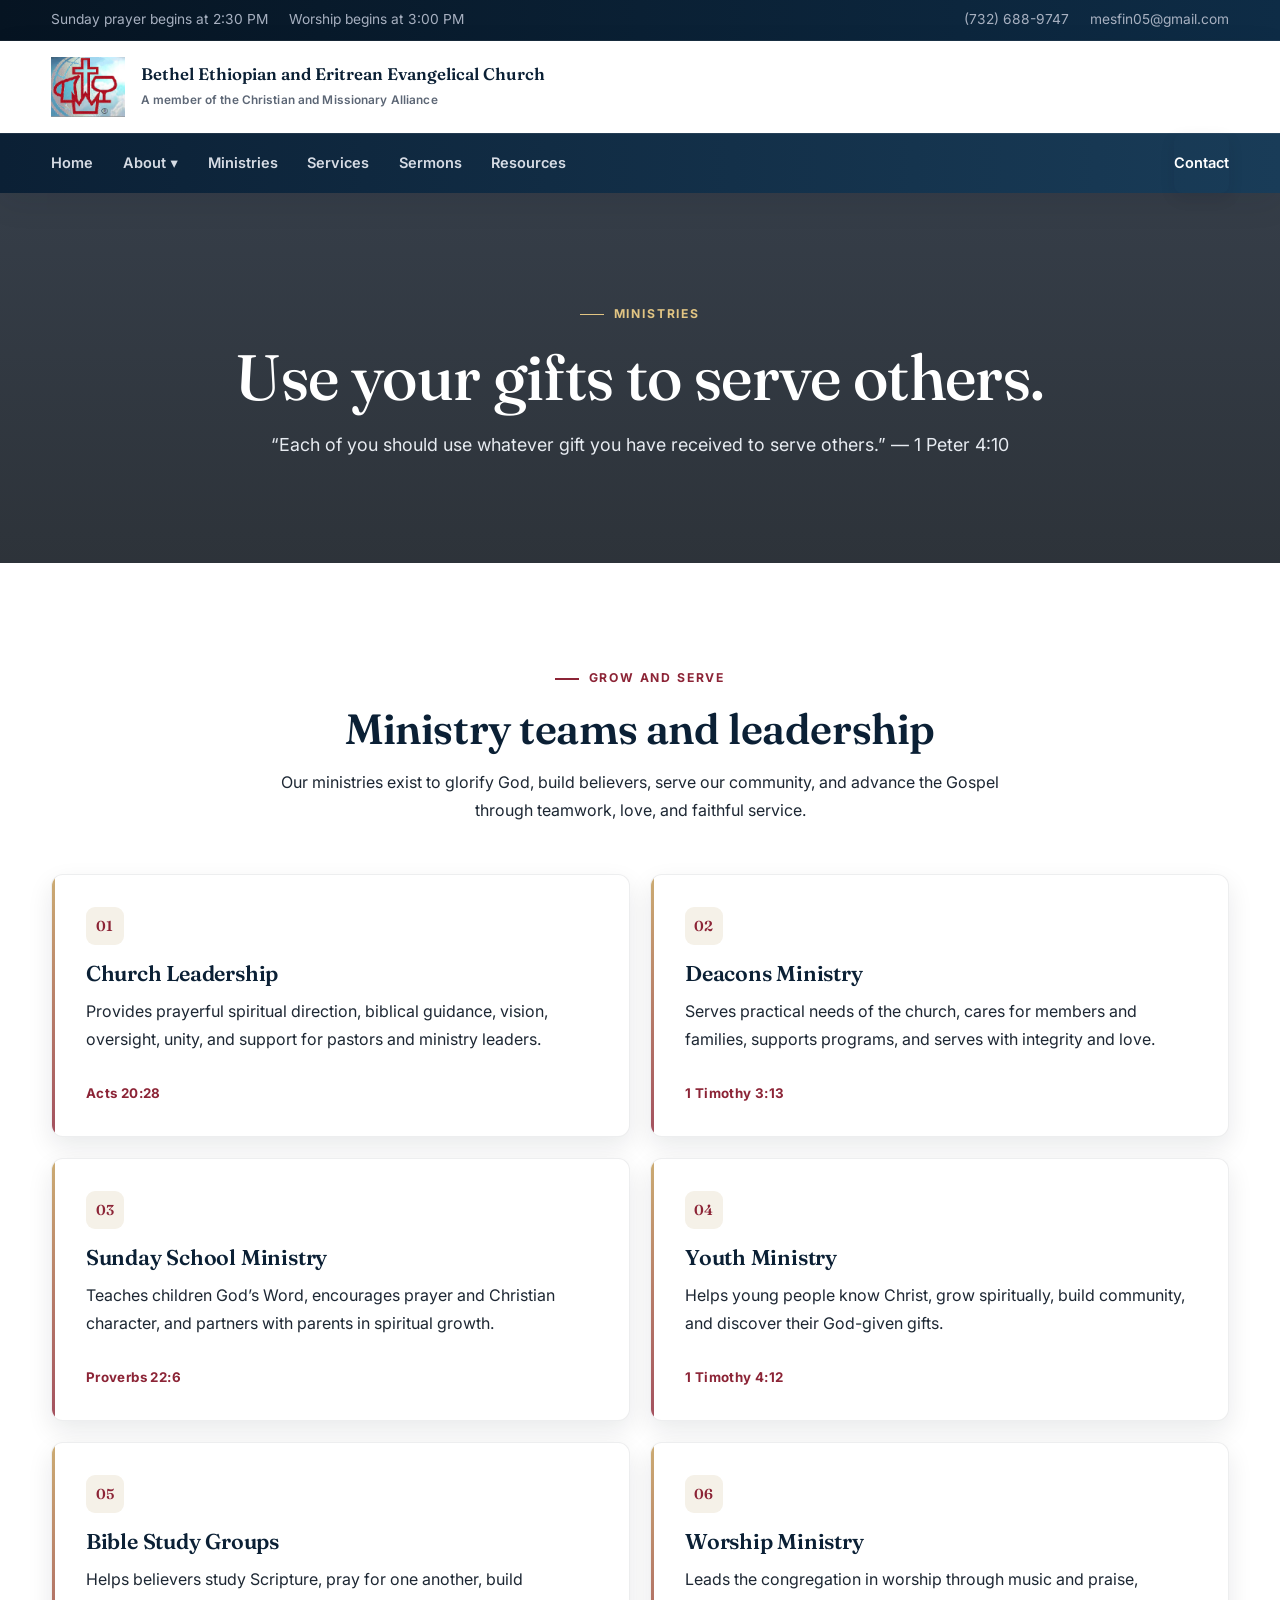
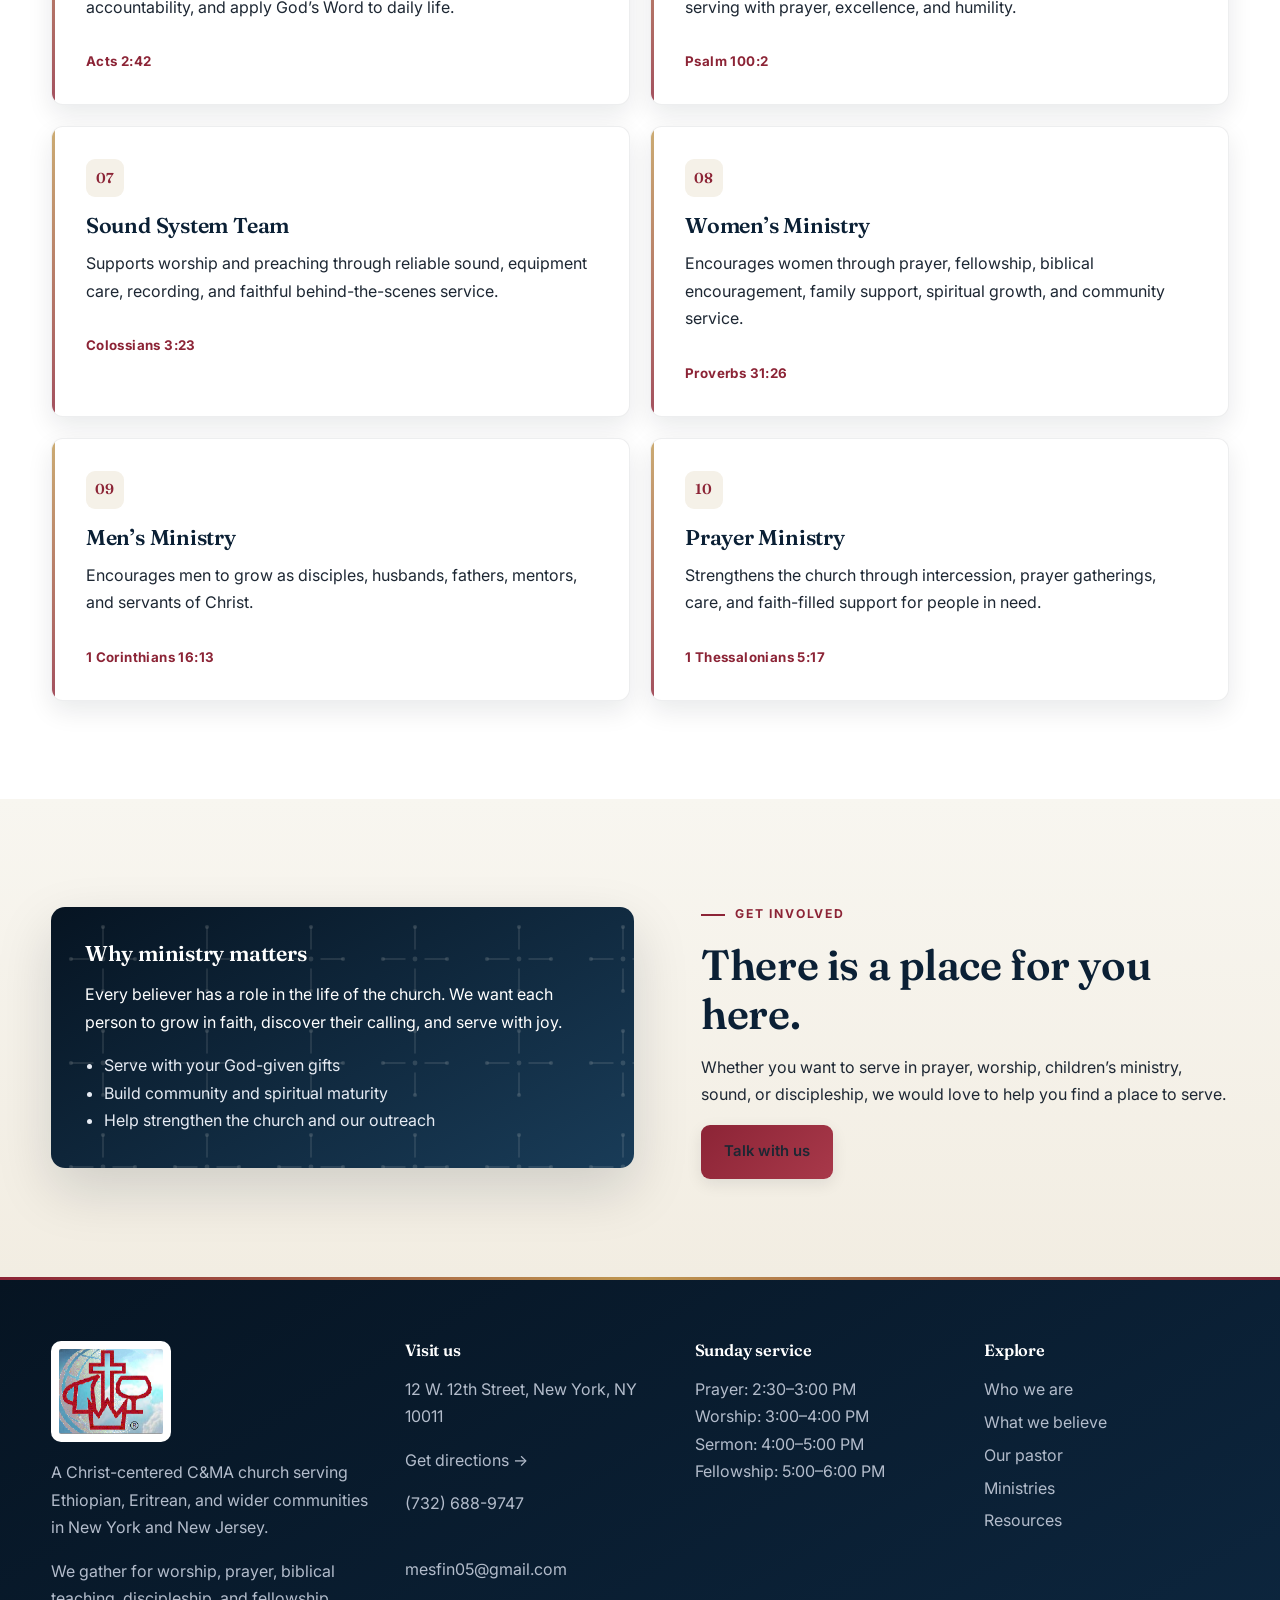
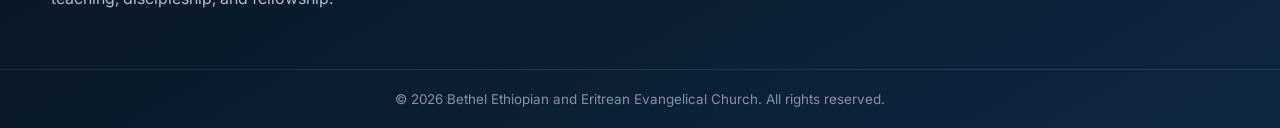
<file: ministries.html>
<!doctype html>
<html lang="en">
<head>
  <meta charset="utf-8">
  <meta name="viewport" content="width=device-width,initial-scale=1">
  <meta name="description" content="Discover ministry teams at Bethel Ethiopian and Eritrean Evangelical Church, including Children &amp; Youth, Prayer &amp; Worship, and Bible Study &amp; Fellowship groups in New York.">
  <meta name="robots" content="index, follow">
  <link rel="canonical" href="https://www.bethelchurchnyc.org/ministries.html">
  <meta name="theme-color" content="#0b2035">
  <title>Ministries | Bethel Ethiopian and Eritrean Evangelical Church, NYC</title>

  <!-- Open Graph -->
  <meta property="og:type" content="website">
  <meta property="og:site_name" content="Bethel Ethiopian and Eritrean Evangelical Church">
  <meta property="og:title" content="Ministries | Bethel Ethiopian and Eritrean Evangelical Church, NYC">
  <meta property="og:description" content="Discover ministry teams at Bethel Ethiopian and Eritrean Evangelical Church, including Children &amp; Youth, Prayer &amp; Worship, and Bible Study &amp; Fellowship groups in New York.">
  <meta property="og:url" content="https://www.bethelchurchnyc.org/ministries.html">
  <meta property="og:image" content="https://www.bethelchurchnyc.org/images/icon-512.png">
  <meta property="og:locale" content="en_US">

  <!-- Twitter Card -->
  <meta name="twitter:card" content="summary_large_image">
  <meta name="twitter:title" content="Ministries | Bethel Ethiopian and Eritrean Evangelical Church, NYC">
  <meta name="twitter:description" content="Discover ministry teams at Bethel Ethiopian and Eritrean Evangelical Church, including Children &amp; Youth, Prayer &amp; Worship, and Bible Study &amp; Fellowship groups in New York.">
  <meta name="twitter:image" content="https://www.bethelchurchnyc.org/images/icon-512.png">

  <!-- Favicons -->
  <link rel="icon" href="favicon.ico" sizes="any">
  <link rel="icon" type="image/png" sizes="32x32" href="images/favicon-32.png">
  <link rel="icon" type="image/png" sizes="16x16" href="images/favicon-16.png">
  <link rel="apple-touch-icon" sizes="180x180" href="images/apple-touch-icon.png">

  <script type="application/ld+json">
{
  "@context": "https://schema.org",
  "@type": "Church",
  "name": "Bethel Ethiopian and Eritrean Evangelical Church",
  "alternateName": "Bethel Church NYC",
  "url": "https://www.bethelchurchnyc.org/",
  "logo": "https://www.bethelchurchnyc.org/images/icon-512.png",
  "image": "https://www.bethelchurchnyc.org/images/pastor-mesfin.jpg",
  "telephone": "+1-732-688-9747",
  "email": "mailto:mesfin05@gmail.com",
  "address": {
    "@type": "PostalAddress",
    "streetAddress": "12 W. 12th Street",
    "addressLocality": "New York",
    "addressRegion": "NY",
    "postalCode": "10011",
    "addressCountry": "US"
  },
  "memberOf": {
    "@type": "Organization",
    "name": "The Christian and Missionary Alliance"
  },
  "openingHoursSpecification": [
    {
      "@type": "OpeningHoursSpecification",
      "dayOfWeek": "Sunday",
      "opens": "14:30",
      "closes": "18:00",
      "description": "Prayer, worship, sermon, and fellowship"
    }
  ]
}
  </script>
  <link rel="preconnect" href="https://fonts.googleapis.com">
  <link rel="preconnect" href="https://fonts.gstatic.com" crossorigin>
  <link href="https://fonts.googleapis.com/css2?family=Fraunces:ital,opsz,wght@0,9..144,400;0,9..144,500;0,9..144,600;0,9..144,700;1,9..144,500;1,9..144,600&family=Inter:wght@400;500;600;700;800;900&display=swap" rel="stylesheet">
  <link rel="stylesheet" href="css/style.css">
</head>
<body>
<a class="skip-link" href="#main">Skip to content</a>
<div class="topbar">
  <div class="container topbar-inner">
    <div class="topbar-left">
      <span>Sunday prayer begins at 2:30 PM</span>
      <span>Worship begins at 3:00 PM</span>
    </div>
    <div class="topbar-right">
      <a href="tel:+17326889747">(732) 688-9747</a>
      <a href="mailto:mesfin05@gmail.com">mesfin05@gmail.com</a>
    </div>
  </div>
</div>
<header class="site-header">
  <div class="container nav-wrap">
    <a class="brand" href="index.html">
      <img src="images/image1.png" width="388" height="316" alt="Bethel Ethiopian and Eritrean Evangelical Church logo">
      <span class="brand-text">
        <strong>Bethel Ethiopian and Eritrean Evangelical Church</strong>
        <small>A member of the Christian and Missionary Alliance</small>
      </span>
    </a>
    <button class="menu-toggle" aria-label="Open navigation" aria-expanded="false">☰</button>
  </div>
  <div class="nav-bar">
    <div class="container">
      <nav class="nav" aria-label="Primary navigation">
        <a href="index.html">Home</a>
        <div class="dropdown">
          <button class="dropbtn" aria-haspopup="true">About <span aria-hidden="true">▾</span></button>
          <div class="dropdown-menu">
            <a href="about.html#who-we-are">Who we are</a>
            <a href="about.html#faith">What we believe</a>
            <a href="about.html#pastor">Our pastor</a>
          </div>
        </div>
        <a href="ministries.html">Ministries</a>
        <a href="events.html">Services</a>
        <a href="sermons.html">Sermons</a>
        <a href="resources.html">Resources</a>
        <a class="nav-cta" href="contact.html">Contact</a>
      </nav>
    </div>
  </div>
</header>
<main id="main">

<section class="page-hero ministries-hero">
  <div class="container">
    <p class="eyebrow light">Ministries</p>
    <h1>Use your gifts to serve others.</h1>
    <p class="lead" style="margin:auto">“Each of you should use whatever gift you have received to serve others.” — 1 Peter 4:10</p>
  </div>
</section>

<section class="section">
  <div class="container">
    <div class="section-head">
      <p class="eyebrow red">Grow and serve</p>
      <h2>Ministry teams and leadership</h2>
      <p>Our ministries exist to glorify God, build believers, serve our community, and advance the Gospel through teamwork, love, and faithful service.</p>
    </div>
    <div class="ministry-grid">
      <article id="m1" class="ministry-card"><span>01</span><h3>Church Leadership</h3><p>Provides prayerful spiritual direction, biblical guidance, vision, oversight, unity, and support for pastors and ministry leaders.</p><small>Acts 20:28</small></article>
      <article id="m2" class="ministry-card"><span>02</span><h3>Deacons Ministry</h3><p>Serves practical needs of the church, cares for members and families, supports programs, and serves with integrity and love.</p><small>1 Timothy 3:13</small></article>
      <article id="m3" class="ministry-card"><span>03</span><h3>Sunday School Ministry</h3><p>Teaches children God’s Word, encourages prayer and Christian character, and partners with parents in spiritual growth.</p><small>Proverbs 22:6</small></article>
      <article id="m4" class="ministry-card"><span>04</span><h3>Youth Ministry</h3><p>Helps young people know Christ, grow spiritually, build community, and discover their God-given gifts.</p><small>1 Timothy 4:12</small></article>
      <article id="m5" class="ministry-card"><span>05</span><h3>Bible Study Groups</h3><p>Helps believers study Scripture, pray for one another, build accountability, and apply God’s Word to daily life.</p><small>Acts 2:42</small></article>
      <article id="m6" class="ministry-card"><span>06</span><h3>Worship Ministry</h3><p>Leads the congregation in worship through music and praise, serving with prayer, excellence, and humility.</p><small>Psalm 100:2</small></article>
      <article id="m7" class="ministry-card"><span>07</span><h3>Sound System Team</h3><p>Supports worship and preaching through reliable sound, equipment care, recording, and faithful behind-the-scenes service.</p><small>Colossians 3:23</small></article>
      <article id="m8" class="ministry-card"><span>08</span><h3>Women’s Ministry</h3><p>Encourages women through prayer, fellowship, biblical encouragement, family support, spiritual growth, and community service.</p><small>Proverbs 31:26</small></article>
      <article id="m9" class="ministry-card"><span>09</span><h3>Men’s Ministry</h3><p>Encourages men to grow as disciples, husbands, fathers, mentors, and servants of Christ.</p><small>1 Corinthians 16:13</small></article>
      <article id="m10" class="ministry-card"><span>10</span><h3>Prayer Ministry</h3><p>Strengthens the church through intercession, prayer gatherings, care, and faith-filled support for people in need.</p><small>1 Thessalonians 5:17</small></article>
    </div>
  </div>
</section>

<section class="section soft">
  <div class="container split">
    <div class="highlight dark">
      <h3>Why ministry matters</h3>
      <p>Every believer has a role in the life of the church. We want each person to grow in faith, discover their calling, and serve with joy.</p>
      <ul>
        <li>Serve with your God-given gifts</li>
        <li>Build community and spiritual maturity</li>
        <li>Help strengthen the church and our outreach</li>
      </ul>
    </div>
    <div>
      <p class="eyebrow red">Get involved</p>
      <h2>There is a place for you here.</h2>
      <p>Whether you want to serve in prayer, worship, children’s ministry, sound, or discipleship, we would love to help you find a place to serve.</p>
      <a class="btn primary" href="contact.html">Talk with us</a>
    </div>
  </div>
</section>

</main>
<footer class="footer">
  <div class="container footer-grid">
    <div>
      <img class="footer-logo" src="images/image1.png" width="388" height="316" alt="Bethel Ethiopian and Eritrean Evangelical Church logo">
      <p>A Christ-centered C&amp;MA church serving Ethiopian, Eritrean, and wider communities in New York and New Jersey.</p>
      <p>We gather for worship, prayer, biblical teaching, discipleship, and fellowship.</p>
    </div>
    <div>
      <h3>Visit us</h3>
      <p>12 W. 12th Street, New York, NY 10011</p>
      <p><a href="https://www.google.com/maps/search/?api=1&query=12+W+12th+Street+New+York+NY+10011" target="_blank" rel="noopener">Get directions →</a></p>
      <p><a href="tel:+17326889747">(732) 688-9747</a><br><a href="mailto:mesfin05@gmail.com">mesfin05@gmail.com</a></p>
    </div>
    <div>
      <h3>Sunday service</h3>
      <p>Prayer: 2:30–3:00 PM<br>Worship: 3:00–4:00 PM<br>Sermon: 4:00–5:00 PM<br>Fellowship: 5:00–6:00 PM</p>
    </div>
    <div>
      <h3>Explore</h3>
      <a href="about.html#who-we-are">Who we are</a>
      <a href="about.html#faith">What we believe</a>
      <a href="about.html#pastor">Our pastor</a>
      <a href="ministries.html">Ministries</a>
      <a href="resources.html">Resources</a>
    </div>
  </div>
  <div class="footer-bottom">© <span id="year"></span> Bethel Ethiopian and Eritrean Evangelical Church. All rights reserved.</div>
</footer>
<button class="back-top" aria-label="Back to top">↑</button>
<script src="js/main.js"></script>
</body>
</html>
</file>
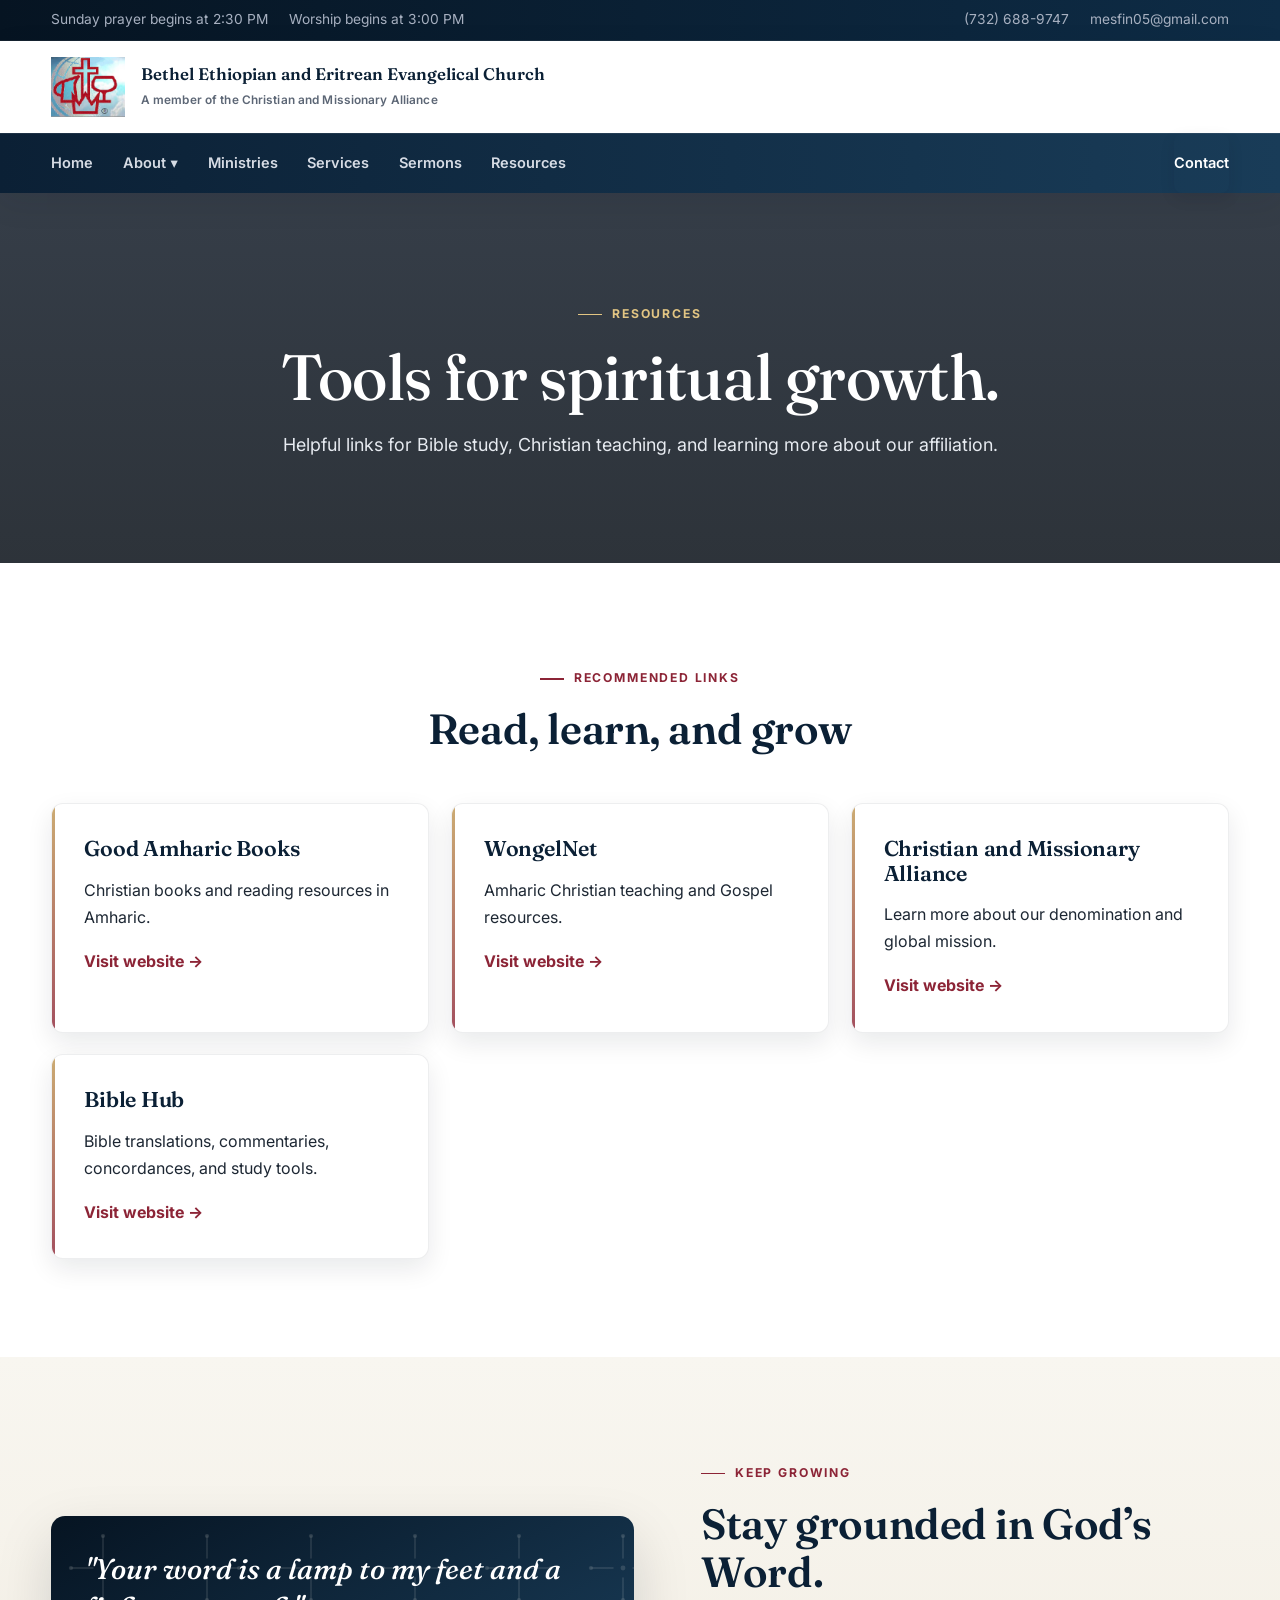
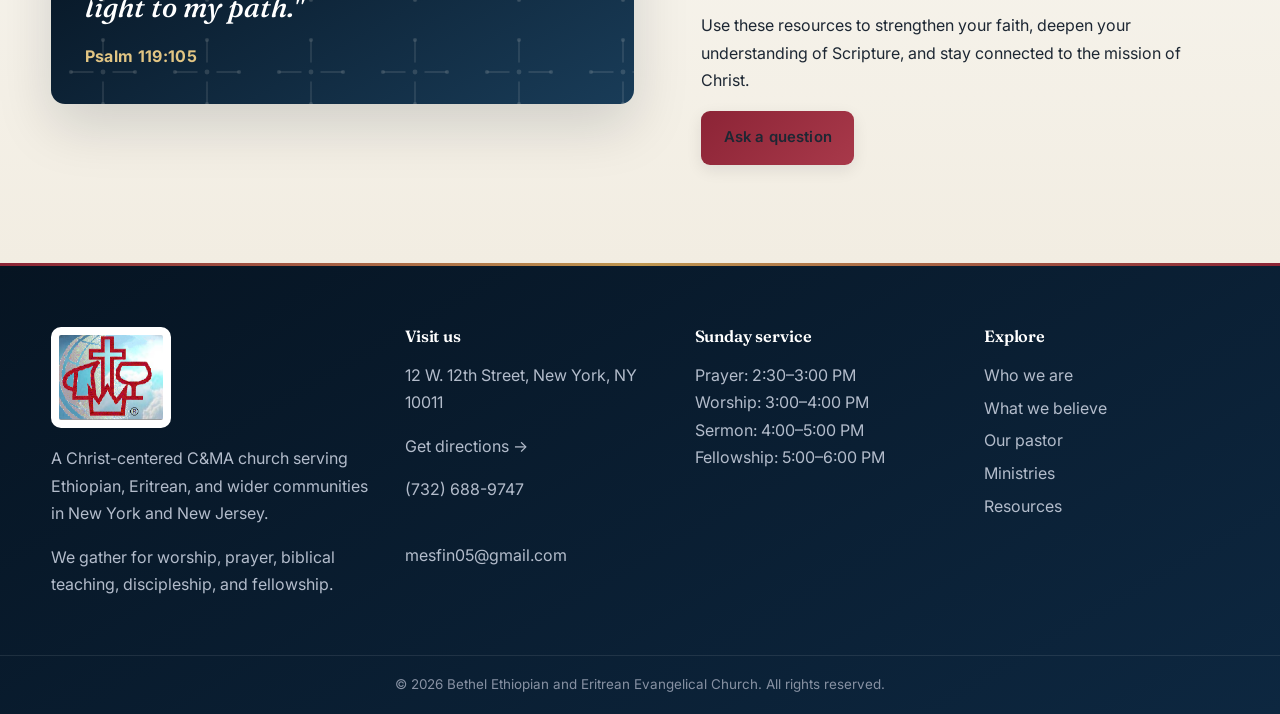
<file: resources.html>
<!doctype html>
<html lang="en">
<head>
  <meta charset="utf-8">
  <meta name="viewport" content="width=device-width,initial-scale=1">
  <meta name="description" content="Find Bible study tools, spiritual growth resources, and helpful links curated by Bethel Ethiopian and Eritrean Evangelical Church in New York, NY.">
  <meta name="robots" content="index, follow">
  <link rel="canonical" href="https://www.bethelchurchnyc.org/resources.html">
  <meta name="theme-color" content="#0b2035">
  <title>Resources for Spiritual Growth | Bethel Ethiopian and Eritrean Evangelical Church</title>

  <!-- Open Graph -->
  <meta property="og:type" content="website">
  <meta property="og:site_name" content="Bethel Ethiopian and Eritrean Evangelical Church">
  <meta property="og:title" content="Resources for Spiritual Growth | Bethel Ethiopian and Eritrean Evangelical Church">
  <meta property="og:description" content="Find Bible study tools, spiritual growth resources, and helpful links curated by Bethel Ethiopian and Eritrean Evangelical Church in New York, NY.">
  <meta property="og:url" content="https://www.bethelchurchnyc.org/resources.html">
  <meta property="og:image" content="https://www.bethelchurchnyc.org/images/icon-512.png">
  <meta property="og:locale" content="en_US">

  <!-- Twitter Card -->
  <meta name="twitter:card" content="summary_large_image">
  <meta name="twitter:title" content="Resources for Spiritual Growth | Bethel Ethiopian and Eritrean Evangelical Church">
  <meta name="twitter:description" content="Find Bible study tools, spiritual growth resources, and helpful links curated by Bethel Ethiopian and Eritrean Evangelical Church in New York, NY.">
  <meta name="twitter:image" content="https://www.bethelchurchnyc.org/images/icon-512.png">

  <!-- Favicons -->
  <link rel="icon" href="favicon.ico" sizes="any">
  <link rel="icon" type="image/png" sizes="32x32" href="images/favicon-32.png">
  <link rel="icon" type="image/png" sizes="16x16" href="images/favicon-16.png">
  <link rel="apple-touch-icon" sizes="180x180" href="images/apple-touch-icon.png">

  <script type="application/ld+json">
{
  "@context": "https://schema.org",
  "@type": "Church",
  "name": "Bethel Ethiopian and Eritrean Evangelical Church",
  "alternateName": "Bethel Church NYC",
  "url": "https://www.bethelchurchnyc.org/",
  "logo": "https://www.bethelchurchnyc.org/images/icon-512.png",
  "image": "https://www.bethelchurchnyc.org/images/pastor-mesfin.jpg",
  "telephone": "+1-732-688-9747",
  "email": "mailto:mesfin05@gmail.com",
  "address": {
    "@type": "PostalAddress",
    "streetAddress": "12 W. 12th Street",
    "addressLocality": "New York",
    "addressRegion": "NY",
    "postalCode": "10011",
    "addressCountry": "US"
  },
  "memberOf": {
    "@type": "Organization",
    "name": "The Christian and Missionary Alliance"
  },
  "openingHoursSpecification": [
    {
      "@type": "OpeningHoursSpecification",
      "dayOfWeek": "Sunday",
      "opens": "14:30",
      "closes": "18:00",
      "description": "Prayer, worship, sermon, and fellowship"
    }
  ]
}
  </script>
  <link rel="preconnect" href="https://fonts.googleapis.com">
  <link rel="preconnect" href="https://fonts.gstatic.com" crossorigin>
  <link href="https://fonts.googleapis.com/css2?family=Fraunces:ital,opsz,wght@0,9..144,400;0,9..144,500;0,9..144,600;0,9..144,700;1,9..144,500;1,9..144,600&family=Inter:wght@400;500;600;700;800;900&display=swap" rel="stylesheet">
  <link rel="stylesheet" href="css/style.css">
</head>
<body>
<a class="skip-link" href="#main">Skip to content</a>
<div class="topbar">
  <div class="container topbar-inner">
    <div class="topbar-left">
      <span>Sunday prayer begins at 2:30 PM</span>
      <span>Worship begins at 3:00 PM</span>
    </div>
    <div class="topbar-right">
      <a href="tel:+17326889747">(732) 688-9747</a>
      <a href="mailto:mesfin05@gmail.com">mesfin05@gmail.com</a>
    </div>
  </div>
</div>
<header class="site-header">
  <div class="container nav-wrap">
    <a class="brand" href="index.html">
      <img src="images/image1.png" width="388" height="316" alt="Bethel Ethiopian and Eritrean Evangelical Church logo">
      <span class="brand-text">
        <strong>Bethel Ethiopian and Eritrean Evangelical Church</strong>
        <small>A member of the Christian and Missionary Alliance</small>
      </span>
    </a>
    <button class="menu-toggle" aria-label="Open navigation" aria-expanded="false">☰</button>
  </div>
  <div class="nav-bar">
    <div class="container">
      <nav class="nav" aria-label="Primary navigation">
        <a href="index.html">Home</a>
        <div class="dropdown">
          <button class="dropbtn" aria-haspopup="true">About <span aria-hidden="true">▾</span></button>
          <div class="dropdown-menu">
            <a href="about.html#who-we-are">Who we are</a>
            <a href="about.html#faith">What we believe</a>
            <a href="about.html#pastor">Our pastor</a>
          </div>
        </div>
        <a href="ministries.html">Ministries</a>
        <a href="events.html">Services</a>
        <a href="sermons.html">Sermons</a>
        <a href="resources.html">Resources</a>
        <a class="nav-cta" href="contact.html">Contact</a>
      </nav>
    </div>
  </div>
</header>
<main id="main">

<section class="page-hero resources-hero">
  <div class="container">
    <p class="eyebrow light">Resources</p>
    <h1>Tools for spiritual growth.</h1>
    <p class="lead" style="margin:auto">Helpful links for Bible study, Christian teaching, and learning more about our affiliation.</p>
  </div>
</section>

<section class="section">
  <div class="container">
    <div class="section-head">
      <p class="eyebrow red">Recommended links</p>
      <h2>Read, learn, and grow</h2>
    </div>
    <div class="resource-grid">
      <a class="resource-card" href="http://good-amharic-books.com/" target="_blank" rel="noopener"><h3>Good Amharic Books</h3><p>Christian books and reading resources in Amharic.</p><span>Visit website →</span></a>
      <a class="resource-card" href="http://wongelnet.com/" target="_blank" rel="noopener"><h3>WongelNet</h3><p>Amharic Christian teaching and Gospel resources.</p><span>Visit website →</span></a>
      <a class="resource-card" href="https://cmalliance.org/" target="_blank" rel="noopener"><h3>Christian and Missionary Alliance</h3><p>Learn more about our denomination and global mission.</p><span>Visit website →</span></a>
      <a class="resource-card" href="https://biblehub.com/" target="_blank" rel="noopener"><h3>Bible Hub</h3><p>Bible translations, commentaries, concordances, and study tools.</p><span>Visit website →</span></a>
    </div>
  </div>
</section>

<section class="section soft">
  <div class="container split">
    <div class="verse-card dark">
      <blockquote>"Your word is a lamp to my feet and a light to my path."</blockquote>
      <cite>Psalm 119:105</cite>
    </div>
    <div>
      <p class="eyebrow red">Keep growing</p>
      <h2>Stay grounded in God’s Word.</h2>
      <p>Use these resources to strengthen your faith, deepen your understanding of Scripture, and stay connected to the mission of Christ.</p>
      <a class="btn primary" href="contact.html">Ask a question</a>
    </div>
  </div>
</section>

</main>
<footer class="footer">
  <div class="container footer-grid">
    <div>
      <img class="footer-logo" src="images/image1.png" width="388" height="316" alt="Bethel Ethiopian and Eritrean Evangelical Church logo">
      <p>A Christ-centered C&amp;MA church serving Ethiopian, Eritrean, and wider communities in New York and New Jersey.</p>
      <p>We gather for worship, prayer, biblical teaching, discipleship, and fellowship.</p>
    </div>
    <div>
      <h3>Visit us</h3>
      <p>12 W. 12th Street, New York, NY 10011</p>
      <p><a href="https://www.google.com/maps/search/?api=1&query=12+W+12th+Street+New+York+NY+10011" target="_blank" rel="noopener">Get directions →</a></p>
      <p><a href="tel:+17326889747">(732) 688-9747</a><br><a href="mailto:mesfin05@gmail.com">mesfin05@gmail.com</a></p>
    </div>
    <div>
      <h3>Sunday service</h3>
      <p>Prayer: 2:30–3:00 PM<br>Worship: 3:00–4:00 PM<br>Sermon: 4:00–5:00 PM<br>Fellowship: 5:00–6:00 PM</p>
    </div>
    <div>
      <h3>Explore</h3>
      <a href="about.html#who-we-are">Who we are</a>
      <a href="about.html#faith">What we believe</a>
      <a href="about.html#pastor">Our pastor</a>
      <a href="ministries.html">Ministries</a>
      <a href="resources.html">Resources</a>
    </div>
  </div>
  <div class="footer-bottom">© <span id="year"></span> Bethel Ethiopian and Eritrean Evangelical Church. All rights reserved.</div>
</footer>
<button class="back-top" aria-label="Back to top">↑</button>
<script src="js/main.js"></script>
</body>
</html>
</file>
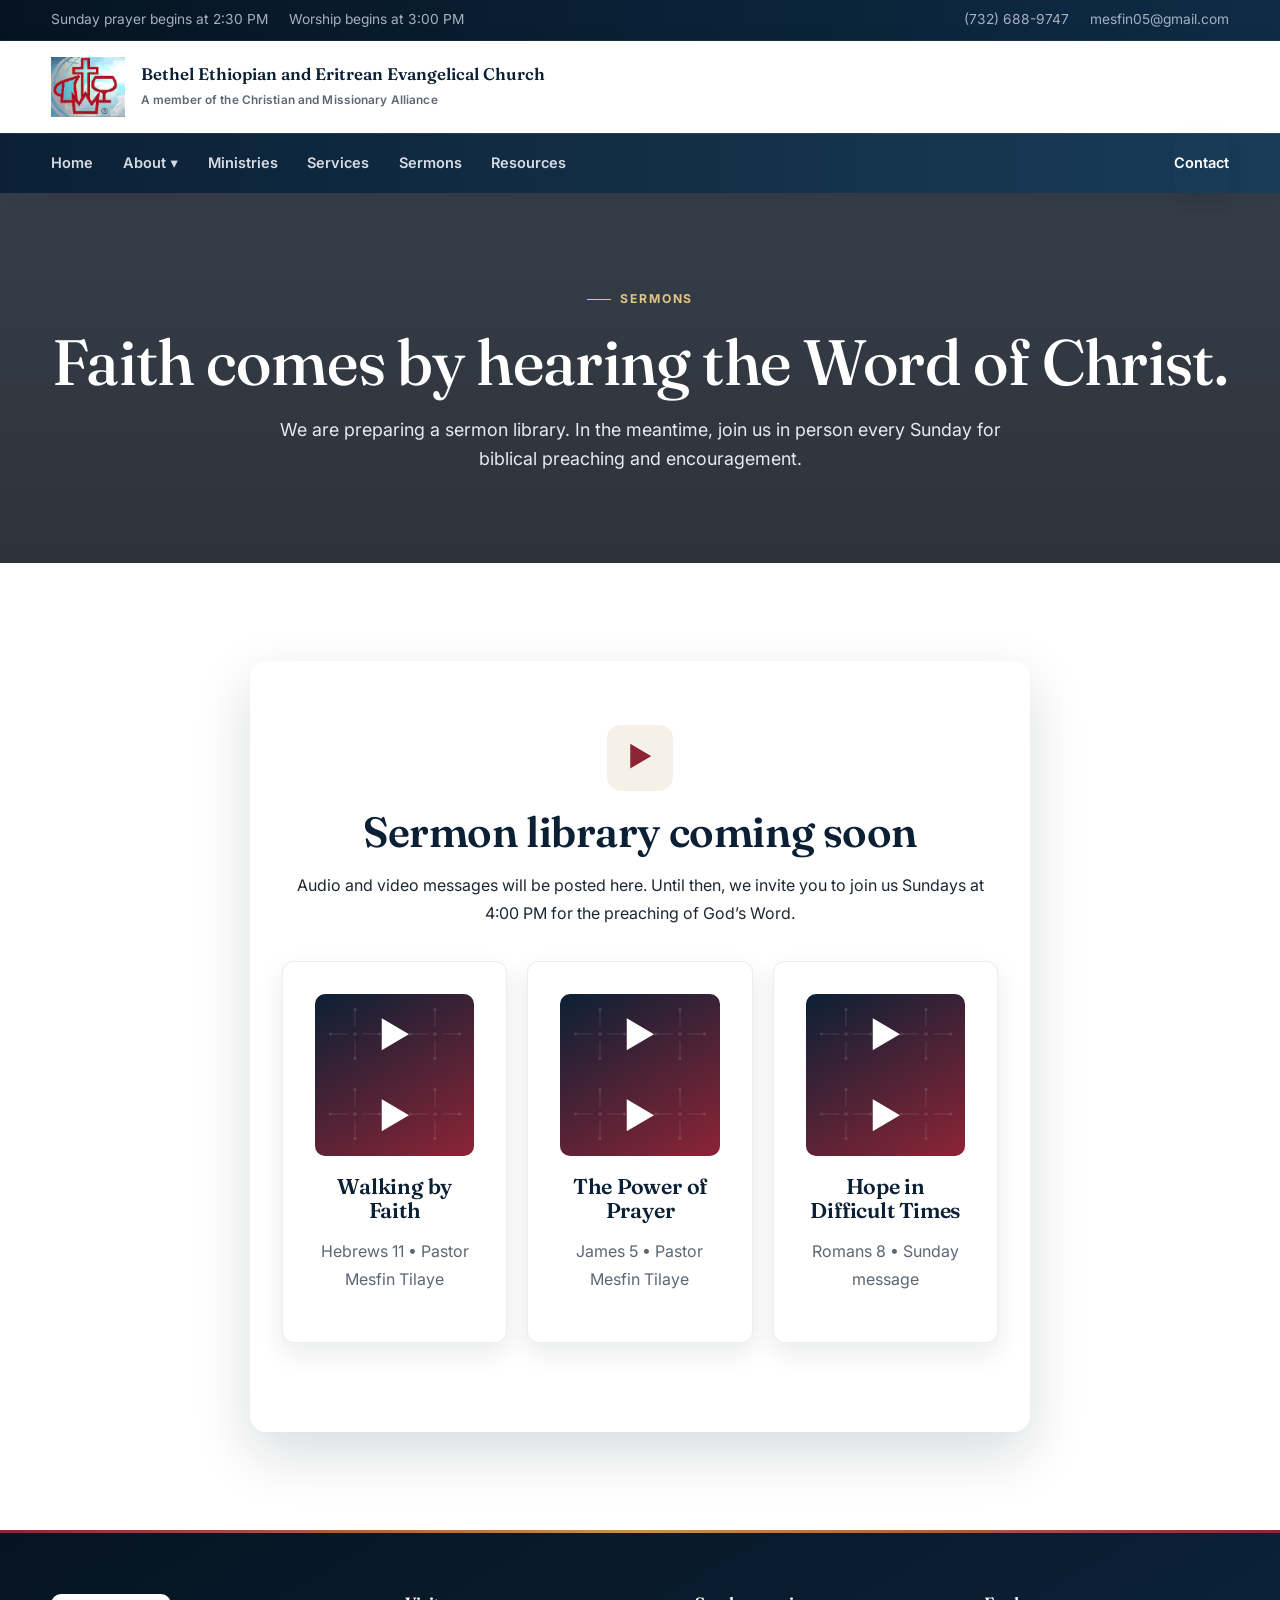
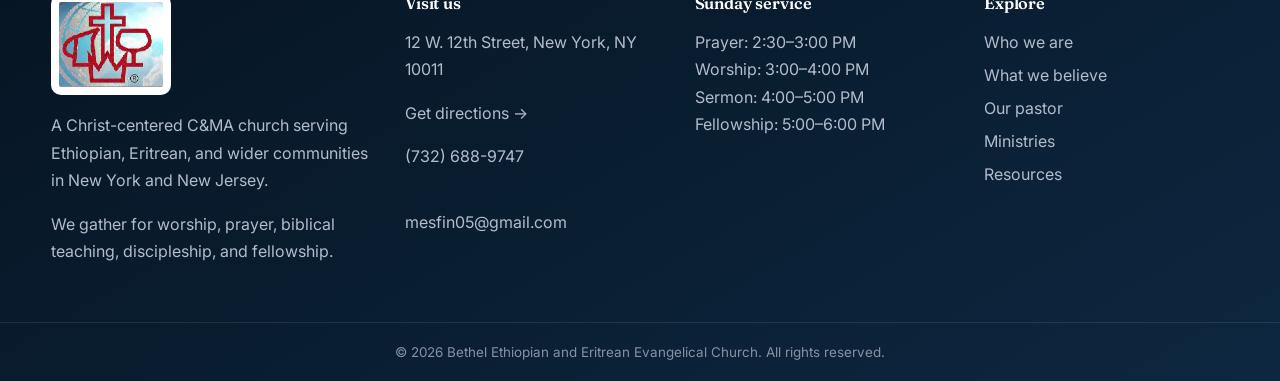
<file: sermons.html>
<!doctype html>
<html lang="en">
<head>
  <meta charset="utf-8">
  <meta name="viewport" content="width=device-width,initial-scale=1">
  <meta name="description" content="Listen to sermons and biblical teaching from Bethel Ethiopian and Eritrean Evangelical Church in New York, NY, rooted in Scripture and the Christian and Missionary Alliance tradition.">
  <meta name="robots" content="index, follow">
  <link rel="canonical" href="https://www.bethelchurchnyc.org/sermons.html">
  <meta name="theme-color" content="#0b2035">
  <title>Sermons &amp; Biblical Teaching | Bethel Ethiopian and Eritrean Evangelical Church</title>

  <!-- Open Graph -->
  <meta property="og:type" content="website">
  <meta property="og:site_name" content="Bethel Ethiopian and Eritrean Evangelical Church">
  <meta property="og:title" content="Sermons &amp; Biblical Teaching | Bethel Ethiopian and Eritrean Evangelical Church">
  <meta property="og:description" content="Listen to sermons and biblical teaching from Bethel Ethiopian and Eritrean Evangelical Church in New York, NY, rooted in Scripture and the Christian and Missionary Alliance tradition.">
  <meta property="og:url" content="https://www.bethelchurchnyc.org/sermons.html">
  <meta property="og:image" content="https://www.bethelchurchnyc.org/images/icon-512.png">
  <meta property="og:locale" content="en_US">

  <!-- Twitter Card -->
  <meta name="twitter:card" content="summary_large_image">
  <meta name="twitter:title" content="Sermons &amp; Biblical Teaching | Bethel Ethiopian and Eritrean Evangelical Church">
  <meta name="twitter:description" content="Listen to sermons and biblical teaching from Bethel Ethiopian and Eritrean Evangelical Church in New York, NY, rooted in Scripture and the Christian and Missionary Alliance tradition.">
  <meta name="twitter:image" content="https://www.bethelchurchnyc.org/images/icon-512.png">

  <!-- Favicons -->
  <link rel="icon" href="favicon.ico" sizes="any">
  <link rel="icon" type="image/png" sizes="32x32" href="images/favicon-32.png">
  <link rel="icon" type="image/png" sizes="16x16" href="images/favicon-16.png">
  <link rel="apple-touch-icon" sizes="180x180" href="images/apple-touch-icon.png">

  <script type="application/ld+json">
{
  "@context": "https://schema.org",
  "@type": "Church",
  "name": "Bethel Ethiopian and Eritrean Evangelical Church",
  "alternateName": "Bethel Church NYC",
  "url": "https://www.bethelchurchnyc.org/",
  "logo": "https://www.bethelchurchnyc.org/images/icon-512.png",
  "image": "https://www.bethelchurchnyc.org/images/pastor-mesfin.jpg",
  "telephone": "+1-732-688-9747",
  "email": "mailto:mesfin05@gmail.com",
  "address": {
    "@type": "PostalAddress",
    "streetAddress": "12 W. 12th Street",
    "addressLocality": "New York",
    "addressRegion": "NY",
    "postalCode": "10011",
    "addressCountry": "US"
  },
  "memberOf": {
    "@type": "Organization",
    "name": "The Christian and Missionary Alliance"
  },
  "openingHoursSpecification": [
    {
      "@type": "OpeningHoursSpecification",
      "dayOfWeek": "Sunday",
      "opens": "14:30",
      "closes": "18:00",
      "description": "Prayer, worship, sermon, and fellowship"
    }
  ]
}
  </script>
  <link rel="preconnect" href="https://fonts.googleapis.com">
  <link rel="preconnect" href="https://fonts.gstatic.com" crossorigin>
  <link href="https://fonts.googleapis.com/css2?family=Fraunces:ital,opsz,wght@0,9..144,400;0,9..144,500;0,9..144,600;0,9..144,700;1,9..144,500;1,9..144,600&family=Inter:wght@400;500;600;700;800;900&display=swap" rel="stylesheet">
  <link rel="stylesheet" href="css/style.css">
</head>
<body>
<a class="skip-link" href="#main">Skip to content</a>
<div class="topbar">
  <div class="container topbar-inner">
    <div class="topbar-left">
      <span>Sunday prayer begins at 2:30 PM</span>
      <span>Worship begins at 3:00 PM</span>
    </div>
    <div class="topbar-right">
      <a href="tel:+17326889747">(732) 688-9747</a>
      <a href="mailto:mesfin05@gmail.com">mesfin05@gmail.com</a>
    </div>
  </div>
</div>
<header class="site-header">
  <div class="container nav-wrap">
    <a class="brand" href="index.html">
      <img src="images/image1.png" width="388" height="316" alt="Bethel Ethiopian and Eritrean Evangelical Church logo">
      <span class="brand-text">
        <strong>Bethel Ethiopian and Eritrean Evangelical Church</strong>
        <small>A member of the Christian and Missionary Alliance</small>
      </span>
    </a>
    <button class="menu-toggle" aria-label="Open navigation" aria-expanded="false">☰</button>
  </div>
  <div class="nav-bar">
    <div class="container">
      <nav class="nav" aria-label="Primary navigation">
        <a href="index.html">Home</a>
        <div class="dropdown">
          <button class="dropbtn" aria-haspopup="true">About <span aria-hidden="true">▾</span></button>
          <div class="dropdown-menu">
            <a href="about.html#who-we-are">Who we are</a>
            <a href="about.html#faith">What we believe</a>
            <a href="about.html#pastor">Our pastor</a>
          </div>
        </div>
        <a href="ministries.html">Ministries</a>
        <a href="events.html">Services</a>
        <a href="sermons.html">Sermons</a>
        <a href="resources.html">Resources</a>
        <a class="nav-cta" href="contact.html">Contact</a>
      </nav>
    </div>
  </div>
</header>
<main id="main">

<section class="page-hero sermons-hero">
  <div class="container">
    <p class="eyebrow light">Sermons</p>
    <h1>Faith comes by hearing the Word of Christ.</h1>
    <p class="lead" style="margin:auto">We are preparing a sermon library. In the meantime, join us in person every Sunday for biblical preaching and encouragement.</p>
  </div>
</section>

<section class="section">
  <div class="container">
    <div class="empty-state">
      <span>▶</span>
      <h2>Sermon library coming soon</h2>
      <p>Audio and video messages will be posted here. Until then, we invite you to join us Sundays at 4:00 PM for the preaching of God’s Word.</p>
      <div class="sermon-grid">
        <article class="sermon-card"><div class="play">▶</div><h3>Walking by Faith</h3><p>Hebrews 11 • Pastor Mesfin Tilaye</p></article>
        <article class="sermon-card"><div class="play">▶</div><h3>The Power of Prayer</h3><p>James 5 • Pastor Mesfin Tilaye</p></article>
        <article class="sermon-card"><div class="play">▶</div><h3>Hope in Difficult Times</h3><p>Romans 8 • Sunday message</p></article>
      </div>
      <div class="actions" style="justify-content:center;margin-top:1.6rem">
      </div>
    </div>
  </div>
</section>

</main>
<footer class="footer">
  <div class="container footer-grid">
    <div>
      <img class="footer-logo" src="images/image1.png" width="388" height="316" alt="Bethel Ethiopian and Eritrean Evangelical Church logo">
      <p>A Christ-centered C&amp;MA church serving Ethiopian, Eritrean, and wider communities in New York and New Jersey.</p>
      <p>We gather for worship, prayer, biblical teaching, discipleship, and fellowship.</p>
    </div>
    <div>
      <h3>Visit us</h3>
      <p>12 W. 12th Street, New York, NY 10011</p>
      <p><a href="https://www.google.com/maps/search/?api=1&query=12+W+12th+Street+New+York+NY+10011" target="_blank" rel="noopener">Get directions →</a></p>
      <p><a href="tel:+17326889747">(732) 688-9747</a><br><a href="mailto:mesfin05@gmail.com">mesfin05@gmail.com</a></p>
    </div>
    <div>
      <h3>Sunday service</h3>
      <p>Prayer: 2:30–3:00 PM<br>Worship: 3:00–4:00 PM<br>Sermon: 4:00–5:00 PM<br>Fellowship: 5:00–6:00 PM</p>
    </div>
    <div>
      <h3>Explore</h3>
      <a href="about.html#who-we-are">Who we are</a>
      <a href="about.html#faith">What we believe</a>
      <a href="about.html#pastor">Our pastor</a>
      <a href="ministries.html">Ministries</a>
      <a href="resources.html">Resources</a>
    </div>
  </div>
  <div class="footer-bottom">© <span id="year"></span> Bethel Ethiopian and Eritrean Evangelical Church. All rights reserved.</div>
</footer>
<button class="back-top" aria-label="Back to top">↑</button>
<script src="js/main.js"></script>
</body>
</html>
</file>
<file: css/style.css>
:root{
  --navy:#0b2035;
  --navy-2:#061422;
  --navy-3:#193c58;
  --burgundy:#8c2436;
  --burgundy-2:#6d1b2a;
  --burgundy-light:#a8394a;
  --gold:#bf9750;
  --gold-light:#e2c583;
  --gold-deep:#96793e;
  --cream:#f5f1e8;
  --paper:#ffffff;
  --ink:#1d2733;
  --muted:#5c6675;
  --line:#e5ddce;
  --shadow:0 22px 55px rgba(6,20,34,.15);
  --shadow-soft:0 10px 26px rgba(6,20,34,.09);
  --shadow-tight:0 5px 16px rgba(6,20,34,.09);
  --serif:"Fraunces",Georgia,"Times New Roman",serif;
  --sans:"Inter",ui-sans-serif,system-ui,-apple-system,"Segoe UI",Arial,sans-serif;
}

/* cross-motif texture, a signature detail used sparingly (data-uri, no network needed) */
:root{
  --cross-gold:url("data:image/svg+xml,%3Csvg xmlns='http://www.w3.org/2000/svg' width='104' height='104'%3E%3Cg fill='none' stroke='%23e2c583' stroke-width='1.4' stroke-linecap='round' opacity='.4'%3E%3Cpath d='M52 20v22M52 62v22M20 52h22M62 52h22'/%3E%3C/g%3E%3Cg fill='%23e2c583' opacity='.4'%3E%3Ccircle cx='52' cy='20' r='2.1'/%3E%3Ccircle cx='52' cy='84' r='2.1'/%3E%3Ccircle cx='20' cy='52' r='2.1'/%3E%3Ccircle cx='84' cy='52' r='2.1'/%3E%3Ccircle cx='52' cy='52' r='2.4'/%3E%3C/g%3E%3C/svg%3E");
  --cross-cream:url("data:image/svg+xml,%3Csvg xmlns='http://www.w3.org/2000/svg' width='104' height='104'%3E%3Cg fill='none' stroke='%23f5f1e8' stroke-width='1.4' stroke-linecap='round' opacity='.4'%3E%3Cpath d='M52 20v22M52 62v22M20 52h22M62 52h22'/%3E%3C/g%3E%3Cg fill='%23f5f1e8' opacity='.4'%3E%3Ccircle cx='52' cy='20' r='2.1'/%3E%3Ccircle cx='52' cy='84' r='2.1'/%3E%3Ccircle cx='20' cy='52' r='2.1'/%3E%3Ccircle cx='84' cy='52' r='2.1'/%3E%3Ccircle cx='52' cy='52' r='2.4'/%3E%3C/g%3E%3C/svg%3E");
}

*{box-sizing:border-box}
html{scroll-behavior:smooth}
body{margin:0;font-family:var(--sans);color:var(--ink);line-height:1.72;background:var(--paper);-webkit-font-smoothing:antialiased}
img{max-width:100%;display:block}
a{text-decoration:none;color:inherit}
p{margin:0 0 1rem}
ul{margin:0;padding-left:1.2rem}
.container{width:min(1260px,92%);margin:auto}
:focus-visible{outline:2.5px solid var(--gold);outline-offset:3px;border-radius:4px}
.skip-link{position:fixed;left:1rem;top:-100px;padding:.8rem 1rem;background:#fff;color:var(--navy);z-index:9999;border-radius:10px;box-shadow:var(--shadow-soft)}
.skip-link:focus{top:1rem}
h1,h2,h3,h4{font-family:var(--serif);font-optical-sizing:auto;font-weight:600;line-height:1.14;color:var(--navy);margin:0 0 1rem;letter-spacing:-.01em}
h1{font-size:clamp(2.6rem,5vw,4.6rem);color:#fff;font-weight:500}
h2{font-size:clamp(1.85rem,3.3vw,2.8rem)}
h3{font-size:1.34rem;font-weight:600}
.lead{font-size:1.12rem;color:#e7ebf1;max-width:760px;font-weight:400;line-height:1.65}
.eyebrow{display:inline-flex;align-items:center;gap:.6rem;font-size:.76rem;letter-spacing:.15em;text-transform:uppercase;font-weight:700;color:var(--gold-deep);margin:0 0 1rem;font-family:var(--sans)}
.eyebrow::before{content:"";width:24px;height:1.5px;background:currentColor;display:inline-block}
.eyebrow.red{color:var(--burgundy)}
.eyebrow.light{color:var(--gold-light)}
.muted{color:var(--muted)}

/* topbar */
.topbar{background:linear-gradient(90deg,var(--navy-2),#0e2c46);color:#a7b0c0;font-size:.86rem;border-bottom:1px solid rgba(255,255,255,.06)}
.topbar-inner{min-height:40px;display:flex;justify-content:space-between;align-items:center;gap:1rem}
.topbar-left,.topbar-right{display:flex;align-items:center;gap:1.3rem;flex-wrap:wrap}
.topbar a{transition:color .15s ease}
.topbar a:hover{color:var(--gold-light)}

/* header: identity row */
.site-header{position:sticky;top:0;z-index:1000;box-shadow:0 10px 30px rgba(6,20,34,.08)}
.nav-wrap{min-height:92px;padding:.6rem 0;display:flex;justify-content:space-between;align-items:center;gap:1.1rem;background:rgba(255,255,255,.98);backdrop-filter:blur(10px)}
.brand{display:flex;align-items:center;gap:1rem;min-width:0}
.brand img{height:60px;width:auto;flex:none}
.brand-text{display:flex;flex-direction:column;justify-content:center;gap:.28rem;min-width:0}
.brand-text strong{font-family:var(--serif);font-size:1.05rem;font-weight:600;line-height:1.25;color:var(--navy);white-space:nowrap}
.brand-text small{font-size:.74rem;color:var(--muted);font-weight:600;letter-spacing:.01em;white-space:nowrap}
.menu-toggle{display:none;border:0;background:var(--navy);color:#fff;font-size:1.25rem;border-radius:9px;padding:.56rem .74rem;cursor:pointer;flex:none}

/* header: navigation row (its own bar, so it never fights the identity row for space) */
.nav-bar{background:linear-gradient(90deg,var(--navy),var(--navy-3));border-top:1px solid rgba(255,255,255,.08)}
.nav{display:flex;align-items:center;gap:1.85rem;font-weight:600;font-size:.91rem;color:#e7ebf3;flex-wrap:nowrap;white-space:nowrap}
.nav>a,.dropbtn{position:relative;padding:1.05rem 0;border:0;background:none;font:inherit;color:inherit;cursor:pointer;white-space:nowrap;display:inline-flex;align-items:center;gap:.3rem;opacity:.92}
.nav>a::after,.dropbtn::after{content:"";position:absolute;left:0;right:0;bottom:.78rem;height:2px;background:var(--gold-light);transform:scaleX(0);transition:transform .2s ease;transform-origin:left}
.nav>a:hover,.dropbtn:hover{opacity:1;color:#fff}
.nav>a:hover::after,.dropbtn:hover::after{transform:scaleX(1)}
.dropdown{position:relative;flex:none}
.dropdown-menu{display:none;position:absolute;top:100%;left:-14px;margin-top:2px;background:#fff;min-width:200px;padding:.5rem;border-top:3px solid var(--gold);box-shadow:var(--shadow);border-radius:0 0 10px 10px;z-index:20}
.dropdown:hover .dropdown-menu,.dropdown:focus-within .dropdown-menu{display:block}
.dropdown-menu a{display:block;padding:.64rem .8rem;border-radius:8px;font-weight:600;white-space:normal;color:var(--ink)}
.dropdown-menu a:hover{background:var(--cream);color:var(--burgundy)}
.nav-cta{margin-left:auto;background:linear-gradient(135deg,var(--burgundy),var(--burgundy-light));color:#fff!important;padding:.62rem 1.15rem;border-radius:8px;box-shadow:var(--shadow-tight);transition:transform .2s ease,box-shadow .2s ease;opacity:1!important}
.nav-cta:hover{transform:translateY(-1px);box-shadow:var(--shadow-soft)}
.nav-cta::after{display:none!important}

/* hero */
.hero,.page-hero{position:relative;overflow:hidden;color:#fff;background-size:cover;background-position:center}
.hero::before,.page-hero::before{content:"";position:absolute;inset:0;background:linear-gradient(100deg,rgba(5,12,20,.94) 8%,rgba(8,17,28,.76) 52%,rgba(9,19,32,.55) 100%)}
.hero::after{content:"";position:absolute;inset:0;background-image:var(--cross-gold);background-size:104px 104px;opacity:.35;pointer-events:none}
.hero{min-height:710px;display:flex;align-items:center}
.page-hero{min-height:370px;display:flex;align-items:center;text-align:center}
.page-hero::before{background:linear-gradient(0deg,rgba(5,12,20,.84),rgba(9,19,32,.82))}
.hero-content,.page-hero .container{position:relative;z-index:1}
.hero-grid{display:grid;grid-template-columns:minmax(0,1.05fr) minmax(320px,.7fr);gap:2.5rem;align-items:end}
.hero-copy{padding:5rem 0 6.6rem;animation:riseIn .8s cubic-bezier(.2,.7,.2,1) both}
.hero p{margin-bottom:1.2rem}
.hero-card{position:relative;z-index:1;background:linear-gradient(150deg,rgba(255,255,255,.13),rgba(255,255,255,.05));border:1px solid rgba(255,255,255,.2);backdrop-filter:blur(14px);padding:1.8rem;border-radius:14px;box-shadow:0 26px 60px rgba(0,0,0,.25);margin-bottom:3rem;animation:riseIn .9s .1s cubic-bezier(.2,.7,.2,1) both}
.hero-card h3,.hero-card strong,.hero-card p{color:#fff}
.hero-card h3{font-size:1.24rem}
.hero-card small{display:block;color:var(--gold-light);font-weight:700;letter-spacing:.11em;text-transform:uppercase;margin-bottom:.7rem;font-size:.72rem}
.hero-card ul{padding-left:0;list-style:none;color:#eef1f6;display:grid;gap:.55rem}
.hero-card ul li{padding-left:1.1rem;position:relative}
.hero-card ul li::before{content:"";position:absolute;left:0;top:.55em;width:6px;height:6px;border-radius:50%;background:var(--gold-light)}
.hero-badge{display:inline-flex;align-items:center;gap:.7rem;background:rgba(255,255,255,.12);border:1px solid rgba(226,197,131,.35);padding:.5rem .95rem;border-radius:999px;color:#f0e6ce;font-weight:600;font-size:.85rem;margin-bottom:1.3rem}
.actions{display:flex;gap:.85rem;flex-wrap:wrap;margin-top:1.8rem}
.btn{display:inline-flex;align-items:center;justify-content:center;gap:.55rem;border:0;border-radius:9px;padding:.9rem 1.4rem;font-weight:600;font-size:.93rem;cursor:pointer;transition:transform .2s ease,opacity .2s ease,background .2s ease,box-shadow .2s ease;box-shadow:var(--shadow-tight);letter-spacing:.01em}
.btn:hover{transform:translateY(-2px);box-shadow:var(--shadow-soft)}
.primary{background:linear-gradient(135deg,var(--burgundy),var(--burgundy-light))}
.primary:hover{background:linear-gradient(135deg,var(--burgundy-2),var(--burgundy))}
.secondary{background:linear-gradient(135deg,var(--navy),var(--navy-3));color:#fff}
.secondary:hover{background:var(--navy-3)}
.ghost{border:1.5px solid rgba(255,255,255,.5);color:#fff;background:transparent;box-shadow:none}
.ghost:hover{background:rgba(255,255,255,.1);border-color:#fff}
.light-btn{background:#fff;color:var(--navy)}
.light-btn:hover{background:var(--cream)}

@keyframes riseIn{from{opacity:0;transform:translateY(18px)}to{opacity:1;transform:translateY(0)}}

.service-ribbon{margin-top:-66px;position:relative;z-index:5}
.service-grid{display:grid;grid-template-columns:repeat(4,1fr);gap:1rem}
.service-grid article{background:#fff;border-radius:12px;padding:1.3rem 1.25rem;box-shadow:0 16px 42px rgba(6,20,34,.12);border-top:3px solid var(--gold);transition:transform .22s ease,box-shadow .22s ease}
.service-grid article:nth-child(even){border-top-color:var(--burgundy)}
.service-grid article:hover{transform:translateY(-3px);box-shadow:0 22px 46px rgba(6,20,34,.17)}
.service-grid small{display:block;text-transform:uppercase;letter-spacing:.12em;color:var(--burgundy);font-weight:700;margin-bottom:.35rem;font-size:.72rem}
.service-grid strong{display:block;color:var(--navy);font-size:1.1rem;margin-bottom:.3rem;font-family:var(--serif);font-weight:600}
.service-grid p{margin:0;color:var(--muted);font-size:.93rem}

.section{padding:98px 0}
.section.soft{background:linear-gradient(180deg,#f8f6f0,#f2ede2);position:relative}
.section.navy{background:linear-gradient(150deg,var(--navy),var(--navy-3));color:#fff}
.section.navy h2,.section.navy h3,.section.navy .eyebrow{color:#fff}
.section-head{text-align:center;max-width:740px;margin:0 auto 3.1rem}
.split{display:grid;grid-template-columns:1.05fr .95fr;gap:4.2rem;align-items:center}
.media-card{position:relative}
.media-card img{display:block;width:100%;aspect-ratio:4/5;object-fit:cover;object-position:50% 15%;border-radius:16px;box-shadow:var(--shadow)}
.float-card{position:absolute;right:-24px;bottom:24px;max-width:320px;background:#fff;padding:1.45rem 1.55rem;border-radius:12px;border-left:4px solid var(--gold);box-shadow:var(--shadow)}
.float-card strong{display:block;margin-bottom:.5rem;color:var(--navy);font-family:var(--serif);font-weight:600;font-size:1.06rem}
.signature{font-family:var(--serif);font-style:italic;color:var(--navy);font-size:1.06rem}
.text-link{color:var(--burgundy);font-weight:700;position:relative}
.text-link:hover{text-decoration:underline;text-underline-offset:4px}
.highlight,.verse-card,.visit-card,.info-card{background:#fff;border-radius:14px;padding:2.1rem;box-shadow:var(--shadow)}
.highlight.dark,.verse-card.dark,.visit-card.dark{background:linear-gradient(150deg,var(--navy-2),var(--navy-3));color:#fff;position:relative;overflow:hidden}
.highlight.dark::before,.verse-card.dark::before,.visit-card.dark::before{content:"";position:absolute;inset:0;background-image:var(--cross-cream);background-size:104px 104px;opacity:.35;pointer-events:none}
.highlight.dark>*,.verse-card.dark>*,.visit-card.dark>*{position:relative}
.highlight.dark h3,.verse-card.dark h3,.visit-card.dark h3,.highlight.dark p,.verse-card.dark p,.visit-card.dark p,.visit-card.dark a{color:#fff}
.highlight.dark ul{color:#e7ecf4}
.verse-card blockquote{margin:0 0 1rem;font-family:var(--serif);font-style:italic;font-weight:500;font-size:1.78rem;line-height:1.35}
.verse-card cite{color:var(--gold-light);font-weight:700;font-style:normal;letter-spacing:.02em}
.info-grid,.cards,.resource-grid,.teaser-grid{display:grid;gap:1.35rem}
.cards.three,.teaser-grid{grid-template-columns:repeat(auto-fit,minmax(260px,1fr))}
.cards.two,.resource-grid{grid-template-columns:repeat(auto-fit,minmax(280px,1fr))}
.card,.resource-card,.teaser-card,.schedule-card,.sermon-card,.ministry-card{position:relative;overflow:hidden;background:#fff;border-radius:12px;padding:2rem;box-shadow:var(--shadow-soft);border:1px solid rgba(6,20,34,.07);transition:transform .22s ease,box-shadow .22s ease}
.card::before,.resource-card::before,.teaser-card::before,.ministry-card::before{content:"";position:absolute;left:0;top:0;bottom:0;width:3px;background:linear-gradient(var(--gold),var(--burgundy));opacity:.8}
.card:hover,.resource-card:hover,.teaser-card:hover,.sermon-card:hover,.ministry-card:hover{transform:translateY(-3px);box-shadow:var(--shadow)}
.icon{display:grid;place-items:center;width:50px;height:50px;border-radius:10px;background:var(--cream);color:var(--burgundy);font-size:1.22rem;margin-bottom:1.1rem;font-family:var(--serif)}
.compact{grid-template-columns:repeat(3,1fr)!important}
.pastor-preview img,.pastor-full img{width:100%;border-radius:14px;box-shadow:var(--shadow);object-fit:cover;border:5px solid #fff;outline:1px solid var(--line)}
.pastor-preview img{aspect-ratio:4/5;object-position:50% 16%}
.pastor-full img{aspect-ratio:3/4;object-position:50% 14%}
.cta{background:linear-gradient(125deg,var(--burgundy-2) 0%,var(--burgundy) 50%,var(--burgundy-light) 100%);color:#fff;text-align:center;padding:86px 0;margin-top:0;position:relative;overflow:hidden}
.cta::before{content:"";position:absolute;inset:0;background-image:var(--cross-cream);background-size:104px 104px;opacity:.3;pointer-events:none}
.cta>*{position:relative}
.cta h2,.cta p{color:#fff}

.accordion{max-width:940px;margin:auto;background:#fff;padding:.6rem 1.8rem;border-radius:14px;box-shadow:var(--shadow)}
.accordion details{border-bottom:1px solid var(--line);padding:1.1rem 0}
.accordion details:last-child{border-bottom:0}
.accordion summary{cursor:pointer;font-family:var(--serif);font-size:1.18rem;font-weight:600;color:var(--navy);list-style:none;display:flex;align-items:center;gap:.8rem}
.accordion summary::-webkit-details-marker{display:none}
.accordion summary::before{content:"";flex:none;width:8px;height:8px;border-radius:50%;background:var(--gold)}
.accordion details p{margin-top:.9rem;padding-left:1.6rem}
.anchor{scroll-margin-top:150px}

.ministry-grid{display:grid;grid-template-columns:repeat(2,1fr);gap:1.3rem}
.ministry-card{padding:2rem 2.1rem 1.85rem}
.ministry-card>span{display:grid;place-items:center;width:38px;height:38px;border-radius:9px;background:var(--cream);font-family:var(--serif);font-weight:600;font-size:.9rem;color:var(--burgundy);margin-bottom:1rem}
.ministry-card small{display:inline-block;margin-top:.8rem;color:var(--burgundy);font-weight:700;letter-spacing:.03em}
.ministry-card h3{margin-bottom:.8rem}

.schedule{display:grid;gap:1rem;margin-top:1.9rem}
.schedule-card{display:grid;grid-template-columns:112px 160px 1fr;align-items:start;gap:1rem}
.schedule-card span{display:inline-flex;align-items:center;justify-content:center;min-height:52px;border-radius:10px;background:var(--cream);font-weight:700;color:var(--burgundy);font-family:var(--serif)}
.schedule-card strong{font-size:1.12rem;color:var(--navy);font-family:var(--serif);font-weight:600}
.schedule-card small{display:block;color:var(--muted);font-size:.95rem}

.resource-card span{color:var(--burgundy);font-weight:700}
.contact-grid{display:grid;grid-template-columns:.9fr 1.1fr;gap:2.2rem;align-items:start}
.contact-list{display:grid;gap:1rem;margin-top:1.7rem}
.contact-list a,.contact-list div{position:relative;overflow:hidden;display:block;padding:1rem 1.1rem 1rem 1.3rem;border-radius:10px;background:#fff;box-shadow:var(--shadow-soft);transition:transform .18s ease,box-shadow .18s ease}
.contact-list a::before,.contact-list div::before{content:"";position:absolute;left:0;top:0;bottom:0;width:3px;background:linear-gradient(var(--gold),var(--burgundy));opacity:.8}
.contact-list a:hover{transform:translateY(-2px);box-shadow:var(--shadow)}
.contact-list strong,.contact-list span{display:block}
.contact-list strong{font-family:var(--serif);color:var(--navy);font-weight:600}
.contact-form{background:#fff;padding:2.1rem;border-radius:14px;box-shadow:var(--shadow)}
.contact-form label{display:block;font-weight:600;margin-top:1rem;margin-bottom:.4rem;font-size:.91rem}
.contact-form input,.contact-form textarea{width:100%;padding:.85rem 1rem;border:1.5px solid #dcd2ba;border-radius:8px;background:#fff;font:inherit;transition:border-color .15s ease,box-shadow .15s ease}
.contact-form input:focus,.contact-form textarea:focus{outline:none;box-shadow:0 0 0 4px rgba(191,151,80,.16);border-color:var(--gold)}
.form-note{font-size:.87rem;color:var(--muted);margin-top:.9rem}

.empty-state{text-align:center;max-width:780px;margin:auto;padding:4rem 2rem;background:#fff;border-radius:16px;box-shadow:var(--shadow)}
.empty-state > span{display:inline-grid;place-items:center;width:66px;height:66px;background:var(--cream);color:var(--burgundy);font-size:1.7rem;border-radius:14px;margin-bottom:1.1rem}
.empty-state .sermon-grid{margin-top:2.1rem}
.sermon-grid{display:grid;grid-template-columns:repeat(3,1fr);gap:1.25rem;margin-top:2.1rem}
.sermon-card .play{display:grid;place-items:center;height:162px;background:linear-gradient(150deg,var(--navy),var(--burgundy));color:#fff;font-size:2.2rem;border-radius:10px;margin-bottom:1.1rem;position:relative;overflow:hidden}
.sermon-card .play::before{content:"";position:absolute;inset:0;background-image:var(--cross-cream);background-size:80px 80px;opacity:.3}
.sermon-card .play{z-index:0}
.sermon-card .play::after{content:"▶";position:relative;z-index:1}
.sermon-card p{color:var(--muted)}

.stat-band{display:grid;grid-template-columns:repeat(4,1fr);gap:1rem}
.stat-band .card{padding:1.5rem;text-align:center}
.stat-band strong{display:block;font-size:1.85rem;color:var(--navy);font-family:var(--serif)}
.stat-band span{color:var(--muted);font-weight:600}

.footer{background:linear-gradient(150deg,var(--navy-2),#0d2740);color:#b3bccb;padding-top:64px;position:relative}
.footer::before{content:"";position:absolute;top:0;left:0;right:0;height:3px;background:linear-gradient(90deg,var(--burgundy),var(--gold),var(--burgundy))}
.footer-grid{display:grid;grid-template-columns:1.25fr 1fr 1fr .95fr;gap:2rem;padding-bottom:2.5rem}
.footer h3,.footer h4{color:#fff;font-family:var(--serif);font-size:1.02rem;margin-bottom:1rem;font-weight:600}
.footer a{display:block;margin:.34rem 0;color:#b3bccb;transition:color .15s ease}
.footer a:hover{color:var(--gold-light)}
.footer-logo{width:120px;height:auto;background:#fff;padding:.5rem;border-radius:10px;margin-bottom:1.1rem}
.footer-bottom{border-top:1px solid rgba(255,255,255,.09);padding:1.1rem 0;text-align:center;font-size:.84rem;color:#8791a3}
.back-top{position:fixed;right:1.2rem;bottom:1.2rem;border:0;background:var(--burgundy);color:#fff;width:44px;height:44px;border-radius:10px;font-size:1.1rem;display:none;cursor:pointer;box-shadow:var(--shadow);transition:transform .2s ease,background .2s ease}
.back-top:hover{background:var(--burgundy-2);transform:translateY(-2px)}
.back-top.show{display:block}

/* scroll reveal */
[data-reveal]{opacity:0;transform:translateY(20px);transition:opacity .7s cubic-bezier(.2,.7,.2,1),transform .7s cubic-bezier(.2,.7,.2,1)}
[data-reveal].is-visible{opacity:1;transform:translateY(0)}
@media (prefers-reduced-motion:reduce){
  [data-reveal]{opacity:1;transform:none;transition:none}
  .hero-copy,.hero-card{animation:none}
}

/* page hero photography */
.home-hero{background-image:url('https://images.unsplash.com/photo-1438032005730-c779502df39b?auto=format&fit=crop&w=1800&q=80')}
.about-hero{background-image:url('https://images.unsplash.com/photo-1511632765486-a01980e01a18?auto=format&fit=crop&w=1800&q=80')}
.ministries-hero{background-image:url('https://images.unsplash.com/photo-1593113598332-cd288d649433?auto=format&fit=crop&w=1800&q=80')}
.services-hero{background-image:url('https://images.unsplash.com/photo-1504052434569-70ad5836ab65?auto=format&fit=crop&w=1800&q=80')}
.sermons-hero{background-image:url('https://images.unsplash.com/photo-1491841550275-ad7854e35ca6?auto=format&fit=crop&w=1800&q=80')}
.resources-hero{background-image:url('https://images.unsplash.com/photo-1504052434569-70ad5836ab65?auto=format&fit=crop&w=1800&q=80')}
.contact-hero{background-image:url('https://images.unsplash.com/photo-1490730141103-6cac27aaab94?auto=format&fit=crop&w=1800&q=80')}

@media (max-width:1180px){
  .nav{gap:1.1rem;font-size:.87rem}
  .brand img{height:54px}
}
@media (max-width:980px){
  .menu-toggle{display:block}
  .nav-bar{background:none;border:0}
  .nav-bar .container{width:100%;padding:0}
  .nav{display:none;position:absolute;left:0;right:0;top:100%;background:#fff;padding:1rem 4%;box-shadow:var(--shadow);flex-direction:column;align-items:stretch;gap:0;white-space:normal;color:var(--ink)}
  .nav.open{display:flex}
  .nav-wrap{min-height:76px;padding:.5rem 0}
  .brand img{height:48px}
  .nav>a,.dropbtn,.nav-cta{display:flex;width:100%;text-align:left;padding:.8rem 0;background:none;color:inherit;border-radius:0;box-shadow:none;margin-left:0}
  .nav>a::after,.dropbtn::after{display:none}
  .dropdown-menu{display:block;position:static;box-shadow:none;border:0;padding:0 0 0 1rem;min-width:0;margin-top:0}
  .hero-grid{grid-template-columns:1fr}
  .hero-card{max-width:540px}
  .contact-grid,.split{grid-template-columns:1fr;gap:2.3rem}
  .footer-grid{grid-template-columns:repeat(2,1fr)}
}
@media (max-width:900px){
  .service-grid,.cards.three,.teaser-grid,.compact,.ministry-grid,.sermon-grid,.stat-band{grid-template-columns:repeat(2,1fr)!important}
}
@media (max-width:720px){
  h1{font-size:2.5rem}
  .topbar-inner{padding:.6rem 0;align-items:flex-start}
  .topbar-right{justify-content:flex-start}
  .topbar-left span:nth-child(2){display:none}
  .nav-wrap{min-height:64px;padding:.4rem 0}
  .nav{top:64px}
  .brand img{height:42px}
  .brand-text{display:none}
  .hero{min-height:640px}
  .hero-copy{padding:3.5rem 0 6.4rem}
  .service-ribbon{margin-top:-50px}
  .service-grid,.cards.three,.teaser-grid,.cards.two,.compact,.ministry-grid,.footer-grid,.sermon-grid,.resource-grid,.stat-band{grid-template-columns:1fr!important}
  .schedule-card{grid-template-columns:1fr;gap:.65rem}
  .page-hero{min-height:280px}
  .float-card{position:static;max-width:none;margin-top:1rem}
  .contact-grid{grid-template-columns:1fr}
  .section{padding:64px 0}
  .anchor{scroll-margin-top:80px}
}

/* Mobile layout fix: prevent ministry cards from becoming narrow columns on phones */
@media (max-width:720px){
  .container{width:min(100% - 32px,1260px)}
  .teaser-grid{display:grid;grid-template-columns:1fr!important;gap:1.05rem}
  .teaser-card,.card,.ministry-card,.resource-card,.sermon-card{padding:1.45rem 1.35rem;border-radius:14px}
  .teaser-card h3,.card h3,.ministry-card h3{font-size:1.45rem;line-height:1.18;word-break:normal;overflow-wrap:normal}
  .teaser-card p,.card p,.ministry-card p{font-size:1rem;line-height:1.65}
  .text-link{display:inline-flex;align-items:center;margin-top:.25rem}
}

@media (max-width:420px){
  .brand img{height:38px}
  .menu-toggle{padding:.5rem .68rem;border-radius:10px}
  .section{padding:56px 0}
}

/* Contact form status messages */
.form-status {
  min-height: 1.5rem;
  margin: 0.8rem 0 0;
  font-weight: 700;
}
.form-status.success {
  color: #157347;
}
.form-status.error {
  color: #a3253d;
}
.contact-form button[disabled] {
  opacity: 0.7;
  cursor: wait;
}

/* Pastor Mesfin photo balance fix */
.media-card{
  display:flex;
  justify-content:center;
  align-items:center;
}
.media-card img{
  width:min(100%, 430px);
  max-height:560px;
  aspect-ratio:4/5;
  object-fit:cover;
  object-position:50% 12%;
}
.pastor-full{
  align-items:center;
}
.pastor-full img{
  width:min(100%, 420px);
  max-height:560px;
  justify-self:center;
  align-self:center;
  aspect-ratio:4/5;
  object-fit:cover;
  object-position:50% 12%;
}
@media (max-width:980px){
  .media-card img,
  .pastor-full img{
    width:min(100%, 380px);
    max-height:500px;
    margin-inline:auto;
  }
}
@media (max-width:720px){
  .media-card img,
  .pastor-full img{
    width:min(100%, 330px);
    max-height:430px;
    aspect-ratio:4/5;
  }
}
@media (max-width:420px){
  .media-card img,
  .pastor-full img{
    width:min(100%, 300px);
    max-height:390px;
  }
}

/* Mobile header title fix + hide scripture overlay on phones */
@media (max-width:720px){
  .nav-wrap{
    gap:.65rem;
  }
  .brand{
    flex:1;
    gap:.55rem;
    min-width:0;
  }
  .brand img{
    height:42px;
    flex:0 0 auto;
  }
  .brand-text{
    display:flex!important;
    flex-direction:column;
    min-width:0;
    max-width:calc(100vw - 130px);
  }
  .brand-text strong{
    display:block;
    font-size:.78rem;
    line-height:1.15;
    white-space:normal;
    overflow-wrap:normal;
    color:var(--navy);
  }
  .brand-text small{
    display:none!important;
  }
  .float-card{
    display:none!important;
  }
}

@media (max-width:420px){
  .brand{
    gap:.45rem;
  }
  .brand img{
    height:38px;
  }
  .brand-text{
    max-width:calc(100vw - 112px);
  }
  .brand-text strong{
    font-size:.7rem;
    line-height:1.12;
  }
}
</file>
